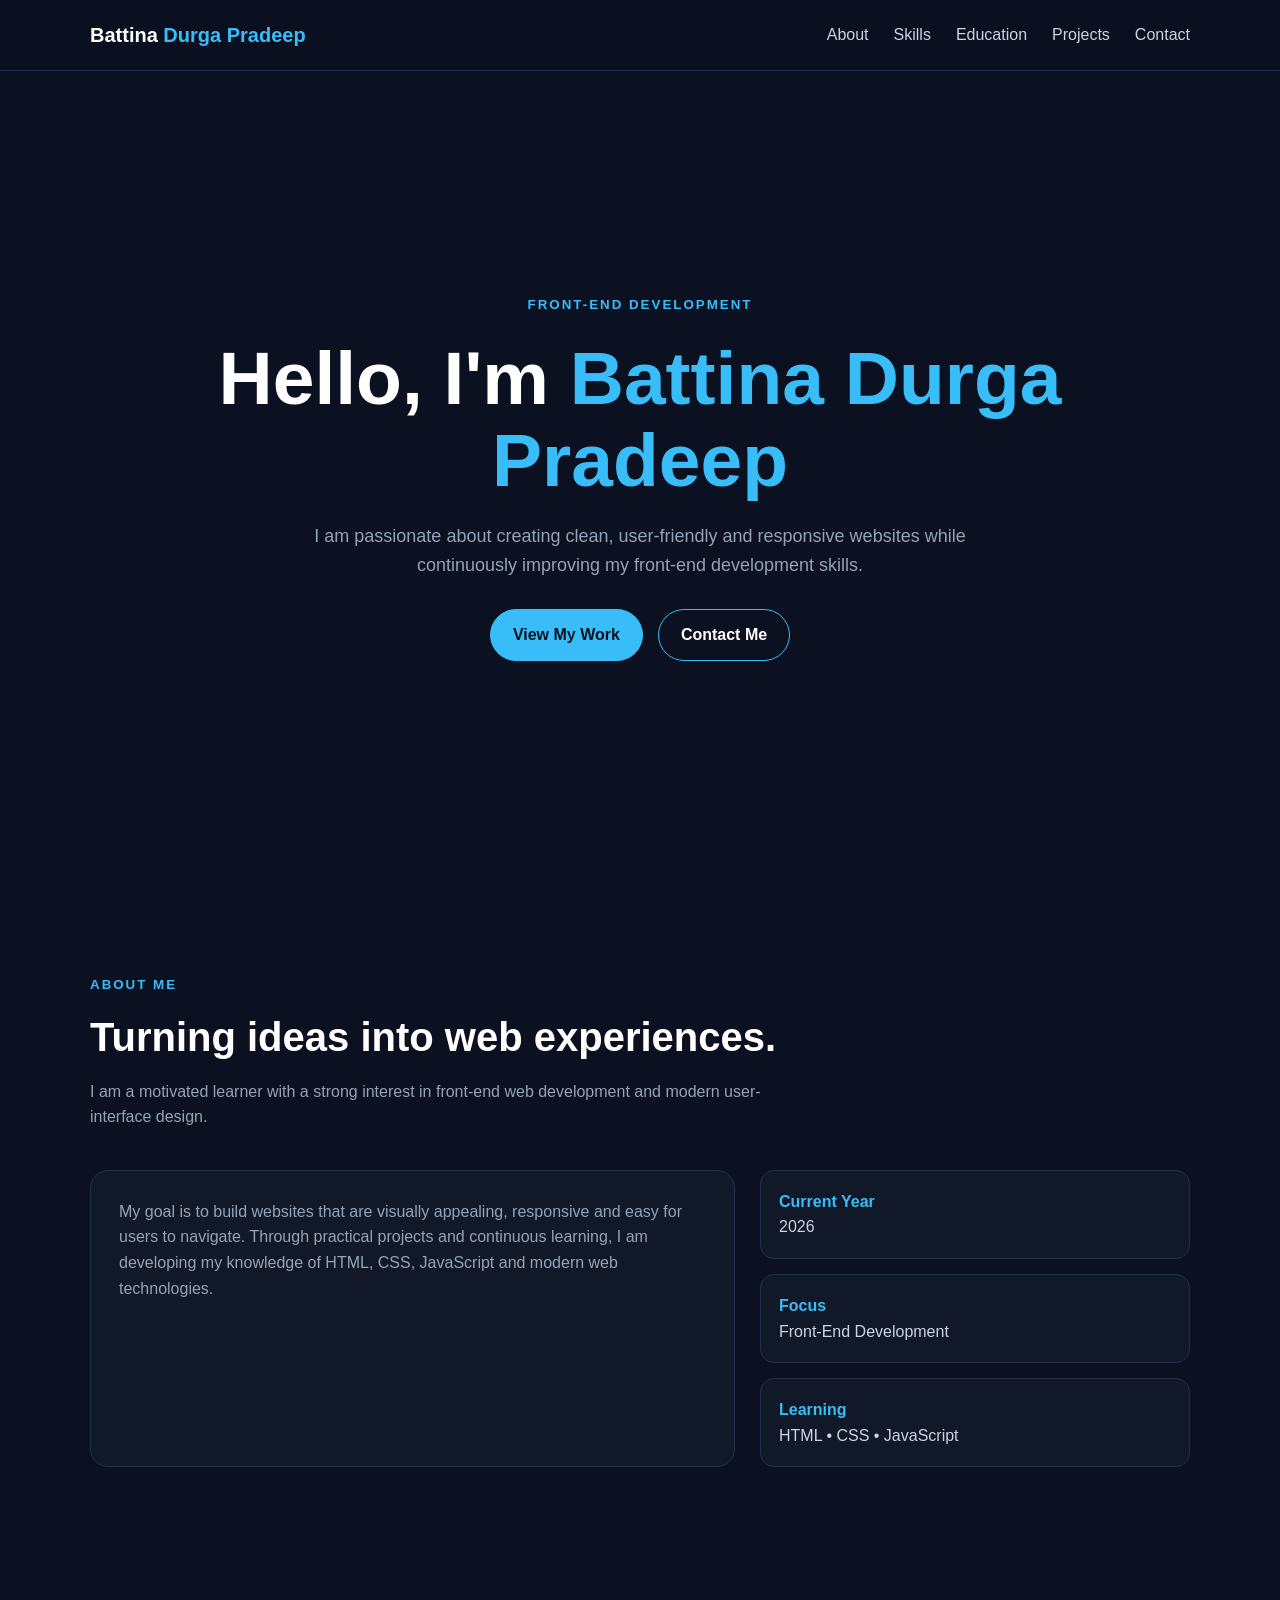
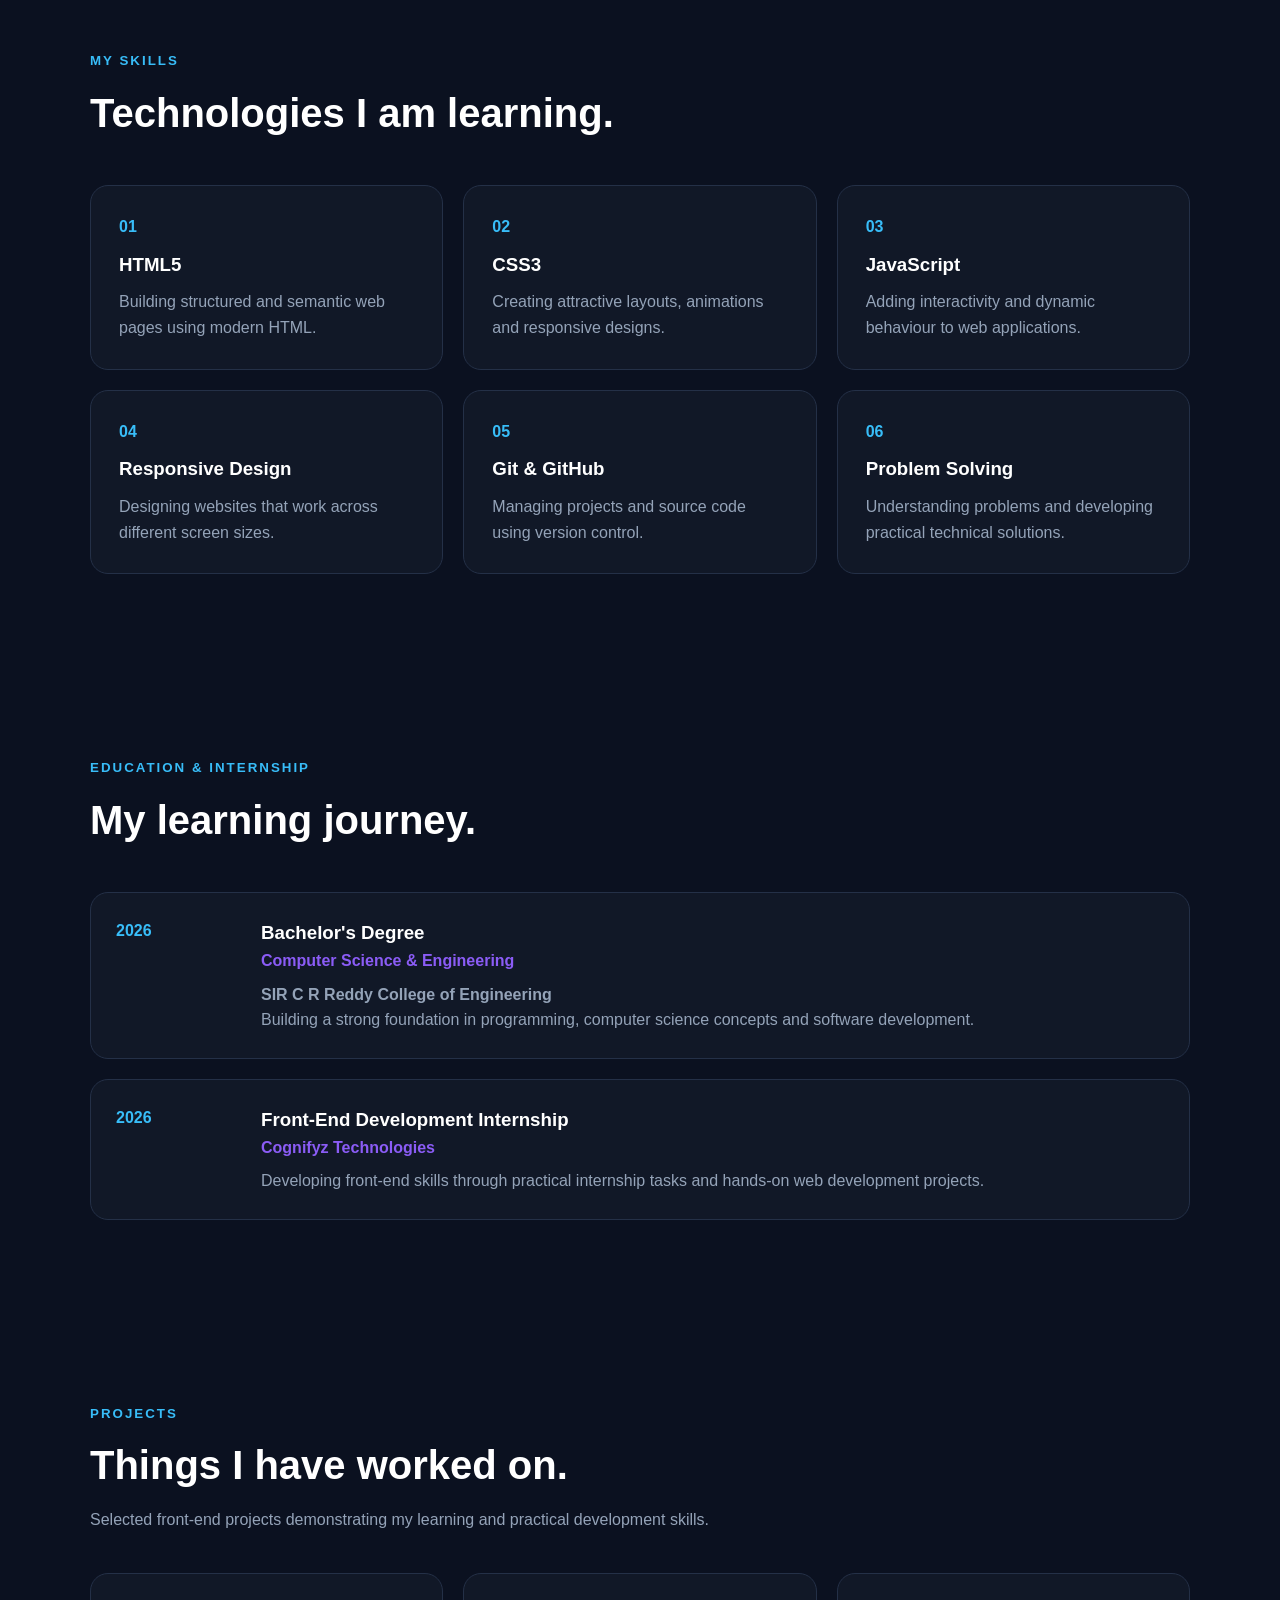
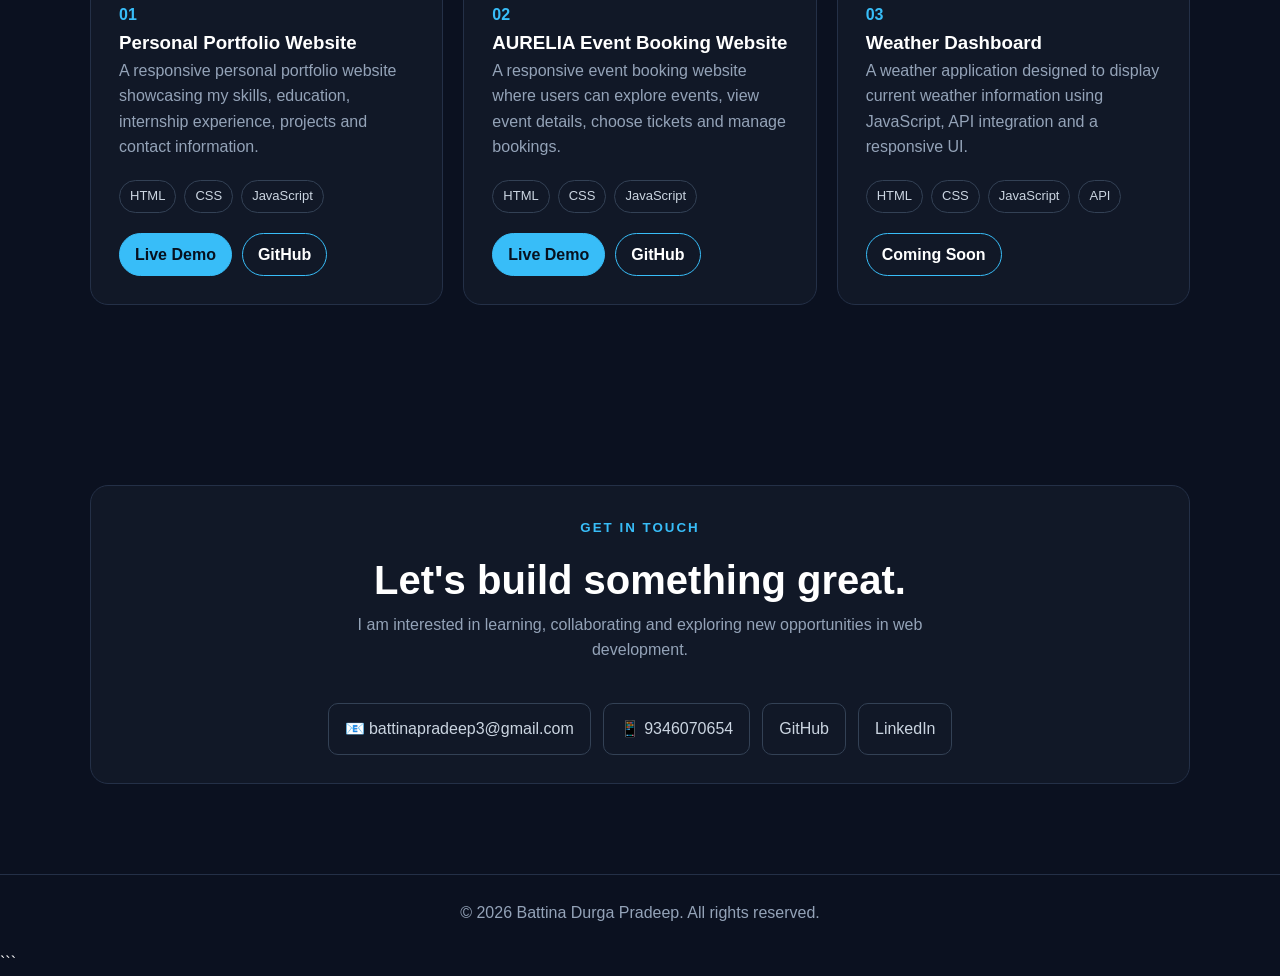
<file: Level1-Task1-Basic-Html-Page/index.html>
<!DOCTYPE html>
<html lang="en">
<head>
  <meta charset="UTF-8">
  <meta name="viewport" content="width=device-width, initial-scale=1.0">

  <title>Battina Durga Pradeep | Front-End Developer</title>

  <style>
    * {
      margin: 0;
      padding: 0;
      box-sizing: border-box;
      scroll-behavior: smooth;
    }

    body {
      font-family: Arial, sans-serif;
      background: #0b1120;
      color: white;
      line-height: 1.6;
    }

    a {
      text-decoration: none;
      color: inherit;
    }

    .container {
      width: 90%;
      max-width: 1100px;
      margin: auto;
    }

    /* ================= NAVBAR ================= */

    header {
      position: sticky;
      top: 0;
      z-index: 1000;
      background: rgba(11, 17, 32, 0.95);
      border-bottom: 1px solid #243047;
    }

    nav {
      min-height: 70px;
      display: flex;
      justify-content: space-between;
      align-items: center;
      position: relative;
    }

    .logo {
      font-size: 20px;
      font-weight: bold;
    }

    .logo span {
      color: #38bdf8;
    }

    .nav-links {
      display: flex;
      gap: 25px;
      list-style: none;
    }

    .nav-links a {
      color: #cbd5e1;
      transition: 0.3s;
    }

    .nav-links a:hover {
      color: #38bdf8;
    }

    .menu-btn {
      display: none;
      background: transparent;
      border: 1px solid #334155;
      color: white;
      font-size: 22px;
      padding: 6px 10px;
      border-radius: 8px;
      cursor: pointer;
    }

    /* ================= HERO ================= */
    .hero {
      min-height: 90vh;
      display: flex;
      align-items: center;
      text-align: center;
    }
    .hero-content {
      width: 100%;
    }
    .hero small {
      color: #38bdf8;
      letter-spacing: 2px;
      text-transform: uppercase;
      font-weight: bold;
    }
    .hero h1 {
      font-size: clamp(40px, 7vw, 75px);
      margin: 20px 0;
      line-height: 1.1;
    }
    .hero h1 span {
      color: #38bdf8;
    }
    .hero p {
      max-width: 700px;
      margin: auto;
      color: #94a3b8;
      font-size: 18px;
    }
    .buttons {
      margin-top: 30px;
      display: flex;
      justify-content: center;
      gap: 15px;
      flex-wrap: wrap;
    }
    .btn {
      display: inline-block;
      padding: 12px 22px;
      border-radius: 30px;
      border: 1px solid #38bdf8;
      transition: 0.3s;
      font-weight: bold;
    }
    .btn-primary {
      background: #38bdf8;
      color: #07111f;
    }
    .btn-secondary {
      color: white;
    }
    .btn:hover {
      transform: translateY(-3px);
    }

    /* ================= SECTIONS ================= */

    section {
      padding: 90px 0;
    }

    .section-title {
      margin-bottom: 40px;
    }

    .section-title small {
      color: #38bdf8;
      text-transform: uppercase;
      letter-spacing: 2px;
      font-weight: bold;
    }

    .section-title h2 {
      font-size: 40px;
      margin-top: 8px;
    }

    .section-title p {
      color: #94a3b8;
      max-width: 700px;
      margin-top: 10px;
    }

    /* ================= CARDS ================= */

    .card {
      background: #111827;
      border: 1px solid #243047;
      border-radius: 18px;
      padding: 28px;
      transition: 0.3s;
    }

    .card:hover {
      transform: translateY(-5px);
      border-color: #38bdf8;
    }

    /* ================= ABOUT ================= */

    .about-grid {
      display: grid;
      grid-template-columns: 1.5fr 1fr;
      gap: 25px;
    }

    .about-grid p {
      color: #94a3b8;
    }

    .facts {
      display: grid;
      gap: 15px;
    }

    .fact {
      background: #111827;
      padding: 18px;
      border-radius: 14px;
      border: 1px solid #243047;
    }

    .fact strong {
      display: block;
      color: #38bdf8;
    }

    .fact span {
      color: #cbd5e1;
    }

    /* ================= SKILLS ================= */

    .skills-grid {
      display: grid;
      grid-template-columns: repeat(3, 1fr);
      gap: 20px;
    }

    .skill-card h3 {
      margin: 10px 0;
    }

    .skill-card p {
      color: #94a3b8;
    }

    .number {
      color: #38bdf8;
      font-weight: bold;
    }

    /* ================= EDUCATION ================= */

    .education-list {
      display: grid;
      gap: 20px;
    }

    .timeline {
      display: grid;
      grid-template-columns: 120px 1fr;
      gap: 25px;
      background: #111827;
      border: 1px solid #243047;
      border-radius: 18px;
      padding: 25px;
    }

    .year {
      color: #38bdf8;
      font-weight: bold;
    }

    .timeline h4 {
      color: #8b5cf6;
      margin-bottom: 8px;
    }

    .timeline p {
      color: #94a3b8;
    }

    /* ================= PROJECTS ================= */

    .projects-grid {
      display: grid;
      grid-template-columns: repeat(3, 1fr);
      gap: 20px;
    }

    .project-card {
      min-height: 300px;
      display: flex;
      flex-direction: column;
    }

    .project-card p {
      color: #94a3b8;
    }

    .tags {
      margin-top: auto;
      padding-top: 20px;
      display: flex;
      gap: 8px;
      flex-wrap: wrap;
    }

    .tag {
      border: 1px solid #334155;
      padding: 5px 10px;
      border-radius: 20px;
      font-size: 13px;
      color: #cbd5e1;
    }

    .project-buttons {
      margin-top: 20px;
      display: flex;
      gap: 10px;
      flex-wrap: wrap;
    }

    .project-buttons .btn {
      padding: 8px 15px;
    }

    /* ================= CONTACT ================= */

    .contact-box {
      text-align: center;
    }

    .contact-box p {
      color: #94a3b8;
      max-width: 650px;
      margin: auto;
    }

    .contact-details {
      margin-top: 30px;
      display: flex;
      justify-content: center;
      gap: 12px;
      flex-wrap: wrap;
    }

    .contact-item {
      padding: 12px 16px;
      border: 1px solid #334155;
      border-radius: 10px;
      color: #cbd5e1;
      transition: 0.3s;
    }

    .contact-item:hover {
      color: #38bdf8;
      border-color: #38bdf8;
    }

    /* ================= FOOTER ================= */

    footer {
      text-align: center;
      padding: 25px;
      border-top: 1px solid #243047;
      color: #94a3b8;
    }

    /* ================= MOBILE ================= */

    @media (max-width: 800px) {

      .menu-btn {
        display: block;
      }

      .nav-links {
        display: none;
        position: absolute;
        top: 70px;
        left: 0;
        width: 100%;
        background: #0b1120;
        flex-direction: column;
        text-align: center;
        padding: 20px;
        gap: 15px;
        border-bottom: 1px solid #243047;
      }

      .nav-links.active {
        display: flex;
      }

      .about-grid,
      .skills-grid,
      .projects-grid {
        grid-template-columns: 1fr;
      }

      .timeline {
        grid-template-columns: 1fr;
        gap: 5px;
      }

      .section-title h2 {
        font-size: 32px;
      }

      section {
        padding: 70px 0;
      }

      .hero h1 {
        font-size: 42px;
      }

      .hero p {
        font-size: 16px;
      }
    }
  </style>
</head>

<body>

  <!-- ================= NAVBAR ================= -->

  <header>
    <div class="container">
      <nav>

        <a href="#home" class="logo">
          Battina <span>Durga Pradeep</span>
        </a>

        <button
          class="menu-btn"
          onclick="toggleMenu()"
          aria-label="Open navigation menu"
        >
          ☰
        </button>

        <ul class="nav-links" id="navLinks">
          <li><a href="#about" onclick="closeMenu()">About</a></li>
          <li><a href="#skills" onclick="closeMenu()">Skills</a></li>
          <li><a href="#education" onclick="closeMenu()">Education</a></li>
          <li><a href="#projects" onclick="closeMenu()">Projects</a></li>
          <li><a href="#contact" onclick="closeMenu()">Contact</a></li>
        </ul>

      </nav>
    </div>
  </header>


  <!-- ================= HERO ================= -->

  <section class="hero" id="home">

    <div class="container hero-content">

      <small>Front-End Development</small>

      <h1>
        Hello, I'm
        <span>Battina Durga Pradeep</span>
      </h1>

      <p>
        I am passionate about creating clean, user-friendly and responsive
        websites while continuously improving my front-end development skills.
      </p>

      <div class="buttons">

        <a href="#projects" class="btn btn-primary">
          View My Work
        </a>

        <a href="#contact" class="btn btn-secondary">
          Contact Me
        </a>

      </div>

    </div>

  </section>


  <!-- ================= ABOUT ================= -->

  <section id="about">

    <div class="container">

      <div class="section-title">

        <small>About Me</small>

        <h2>Turning ideas into web experiences.</h2>

        <p>
          I am a motivated learner with a strong interest in front-end
          web development and modern user-interface design.
        </p>

      </div>

      <div class="about-grid">

        <div class="card">

          <p>
            My goal is to build websites that are visually appealing,
            responsive and easy for users to navigate. Through practical
            projects and continuous learning, I am developing my knowledge
            of HTML, CSS, JavaScript and modern web technologies.
          </p>

        </div>

        <div class="facts">

          <div class="fact">
            <strong>Current Year</strong>
            <span>2026</span>
          </div>

          <div class="fact">
            <strong>Focus</strong>
            <span>Front-End Development</span>
          </div>

          <div class="fact">
            <strong>Learning</strong>
            <span>HTML • CSS • JavaScript</span>
          </div>

        </div>

      </div>

    </div>

  </section>


  <!-- ================= SKILLS ================= -->

  <section id="skills">

    <div class="container">

      <div class="section-title">

        <small>My Skills</small>

        <h2>Technologies I am learning.</h2>

      </div>

      <div class="skills-grid">

        <div class="card skill-card">
          <span class="number">01</span>
          <h3>HTML5</h3>
          <p>
            Building structured and semantic web pages using modern HTML.
          </p>
        </div>

        <div class="card skill-card">
          <span class="number">02</span>
          <h3>CSS3</h3>
          <p>
            Creating attractive layouts, animations and responsive designs.
          </p>
        </div>

        <div class="card skill-card">
          <span class="number">03</span>
          <h3>JavaScript</h3>
          <p>
            Adding interactivity and dynamic behaviour to web applications.
          </p>
        </div>

        <div class="card skill-card">
          <span class="number">04</span>
          <h3>Responsive Design</h3>
          <p>
            Designing websites that work across different screen sizes.
          </p>
        </div>

        <div class="card skill-card">
          <span class="number">05</span>
          <h3>Git &amp; GitHub</h3>
          <p>
            Managing projects and source code using version control.
          </p>
        </div>

        <div class="card skill-card">
          <span class="number">06</span>
          <h3>Problem Solving</h3>
          <p>
            Understanding problems and developing practical technical solutions.
          </p>
        </div>

      </div>

    </div>

  </section>


  <!-- ================= EDUCATION ================= -->

  <section id="education">

    <div class="container">

      <div class="section-title">

        <small>Education &amp; Internship</small>

        <h2>My learning journey.</h2>

      </div>

      <div class="education-list">

        <!-- COLLEGE -->

        <div class="timeline">

          <div class="year">
            2026
          </div>

          <div>

            <h3>Bachelor's Degree</h3>

            <h4>Computer Science &amp; Engineering</h4>

            <p>
              <strong>SIR C R Reddy College of Engineering</strong>
            </p>

            <p>
              Building a strong foundation in programming,
              computer science concepts and software development.
            </p>

          </div>

        </div>


        <!-- COGNIFYZ INTERNSHIP -->

        <div class="timeline">

          <div class="year">
            2026
          </div>

          <div>

            <h3>Front-End Development Internship</h3>

            <h4>Cognifyz Technologies</h4>

            <p>
              Developing front-end skills through practical internship
              tasks and hands-on web development projects.
            </p>

          </div>

        </div>

      </div>

    </div>

  </section>


  <!-- ================= PROJECTS ================= -->

  <section id="projects">

    <div class="container">

      <div class="section-title">

        <small>Projects</small>

        <h2>Things I have worked on.</h2>

        <p>
          Selected front-end projects demonstrating my learning
          and practical development skills.
        </p>

      </div>

      <div class="projects-grid">

        <!-- PROJECT 1 -->

        <div class="card project-card">

          <span class="number">01</span>

          <h3>Personal Portfolio Website</h3>

          <p>
            A responsive personal portfolio website showcasing my skills,
            education, internship experience, projects and contact information.
          </p>

          <div class="tags">
            <span class="tag">HTML</span>
            <span class="tag">CSS</span>
            <span class="tag">JavaScript</span>
          </div>

          <div class="project-buttons">

            <a
              href="https://battinapradeep3-cmd.github.io/Cognifyz-IT-Solutions/"
              target="_blank"
              rel="noopener noreferrer"
              class="btn btn-primary"
            >
              Live Demo
            </a>

            <a
              href="https://github.com/battinapradeep3-cmd/Cognifyz-IT-Solutions"
              target="_blank"
              rel="noopener noreferrer"
              class="btn btn-secondary"
            >
              GitHub
            </a>

          </div>

        </div>


        <!-- PROJECT 2 -->

        <div class="card project-card">

          <span class="number">02</span>

          <h3>AURELIA Event Booking Website</h3>

          <p>
            A responsive event booking website where users can explore
            events, view event details, choose tickets and manage bookings.
          </p>

          <div class="tags">
            <span class="tag">HTML</span>
            <span class="tag">CSS</span>
            <span class="tag">JavaScript</span>
          </div>

          <div class="project-buttons">

            <a
              href="https://battinapradeep3-cmd.github.io/Sysslanintership/"
              target="_blank"
              rel="noopener noreferrer"
              class="btn btn-primary"
            >
              Live Demo
            </a>

            <a
              href="https://github.com/battinapradeep3-cmd/Sysslanintership"
              target="_blank"
              rel="noopener noreferrer"
              class="btn btn-secondary"
            >
              GitHub
            </a>

          </div>

        </div>


        <!-- PROJECT 3 -->

        <div class="card project-card">

          <span class="number">03</span>

          <h3>Weather Dashboard</h3>

          <p>
            A weather application designed to display current weather
            information using JavaScript, API integration and a responsive UI.
          </p>

          <div class="tags">
            <span class="tag">HTML</span>
            <span class="tag">CSS</span>
            <span class="tag">JavaScript</span>
            <span class="tag">API</span>
          </div>

          <div class="project-buttons">

            <a
              href="#"
              class="btn btn-secondary"
              onclick="return false;"
            >
              Coming Soon
            </a>

          </div>

        </div>

      </div>

    </div>

  </section>


  <!-- ================= CONTACT ================= -->

  <section id="contact">

    <div class="container">

      <div class="card contact-box">

        <div class="section-title">

          <small>Get In Touch</small>

          <h2>Let's build something great.</h2>

          <p>
            I am interested in learning, collaborating and exploring
            new opportunities in web development.
          </p>

        </div>

        <div class="contact-details">

          <!-- EMAIL -->

          <a
            class="contact-item"
            href="mailto:battinapradeep3@gmail.com"
          >
            📧 battinapradeep3@gmail.com
          </a>

          <!-- PHONE -->

          <a
            class="contact-item"
            href="tel:9346070654"
          >
            📱 9346070654
          </a>

          <!-- GITHUB -->

          <a
            class="contact-item"
            href="https://github.com/battinapradeep3-cmd"
            target="_blank"
            rel="noopener noreferrer"
          >
            GitHub
          </a>

          <!-- LINKEDIN -->

          <a
            class="contact-item"
            href="https://www.linkedin.com/in/battina-durga-pradeep-1a5ab4367/"
            target="_blank"
            rel="noopener noreferrer"
          >
            LinkedIn
          </a>

        </div>

      </div>

    </div>

  </section>


  <!-- ================= FOOTER ================= -->

  <footer>
    © 2026 Battina Durga Pradeep. All rights reserved.
  </footer>


  <!-- ================= JAVASCRIPT ================= -->

  <script>
    function toggleMenu() {
      const navLinks = document.getElementById("navLinks");
      navLinks.classList.toggle("active");
    }

    function closeMenu() {
      const navLinks = document.getElementById("navLinks");
      navLinks.classList.remove("active");
    }
  </script>

</body>
</html>
```
</file>
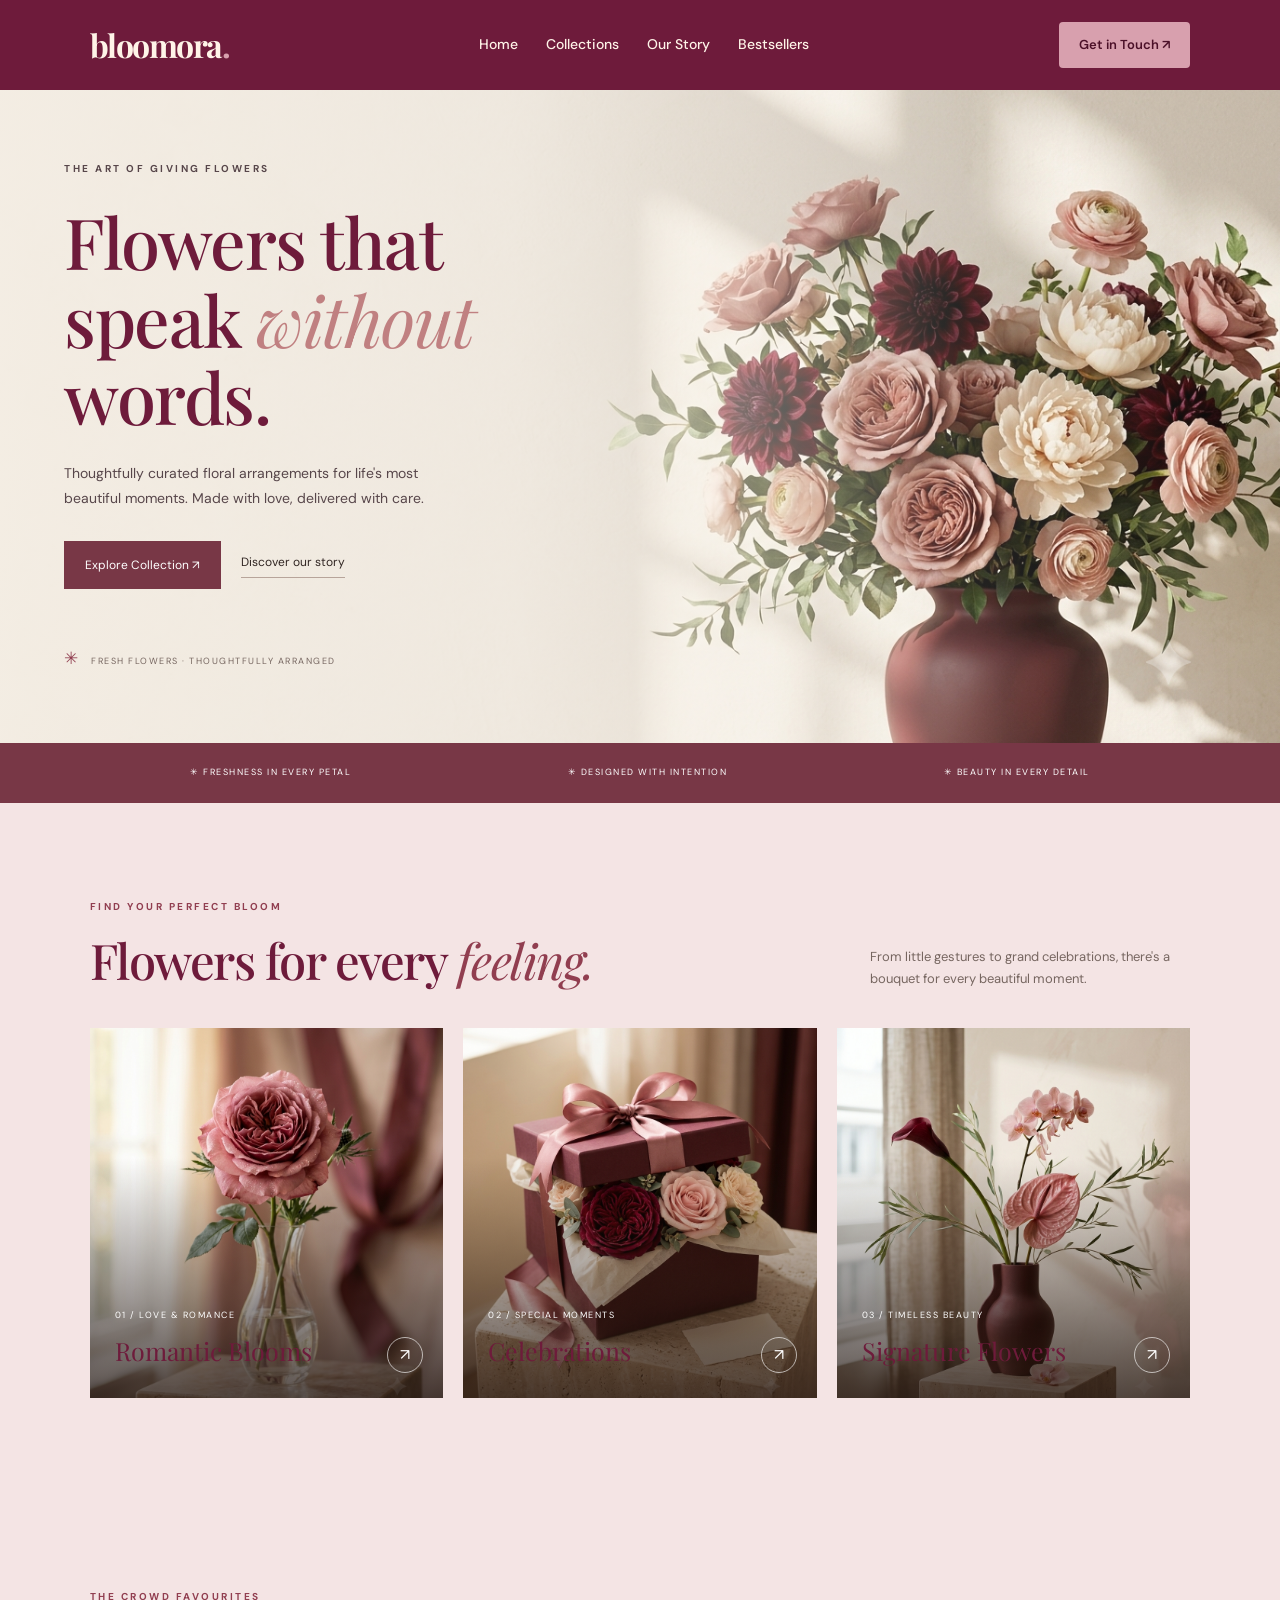
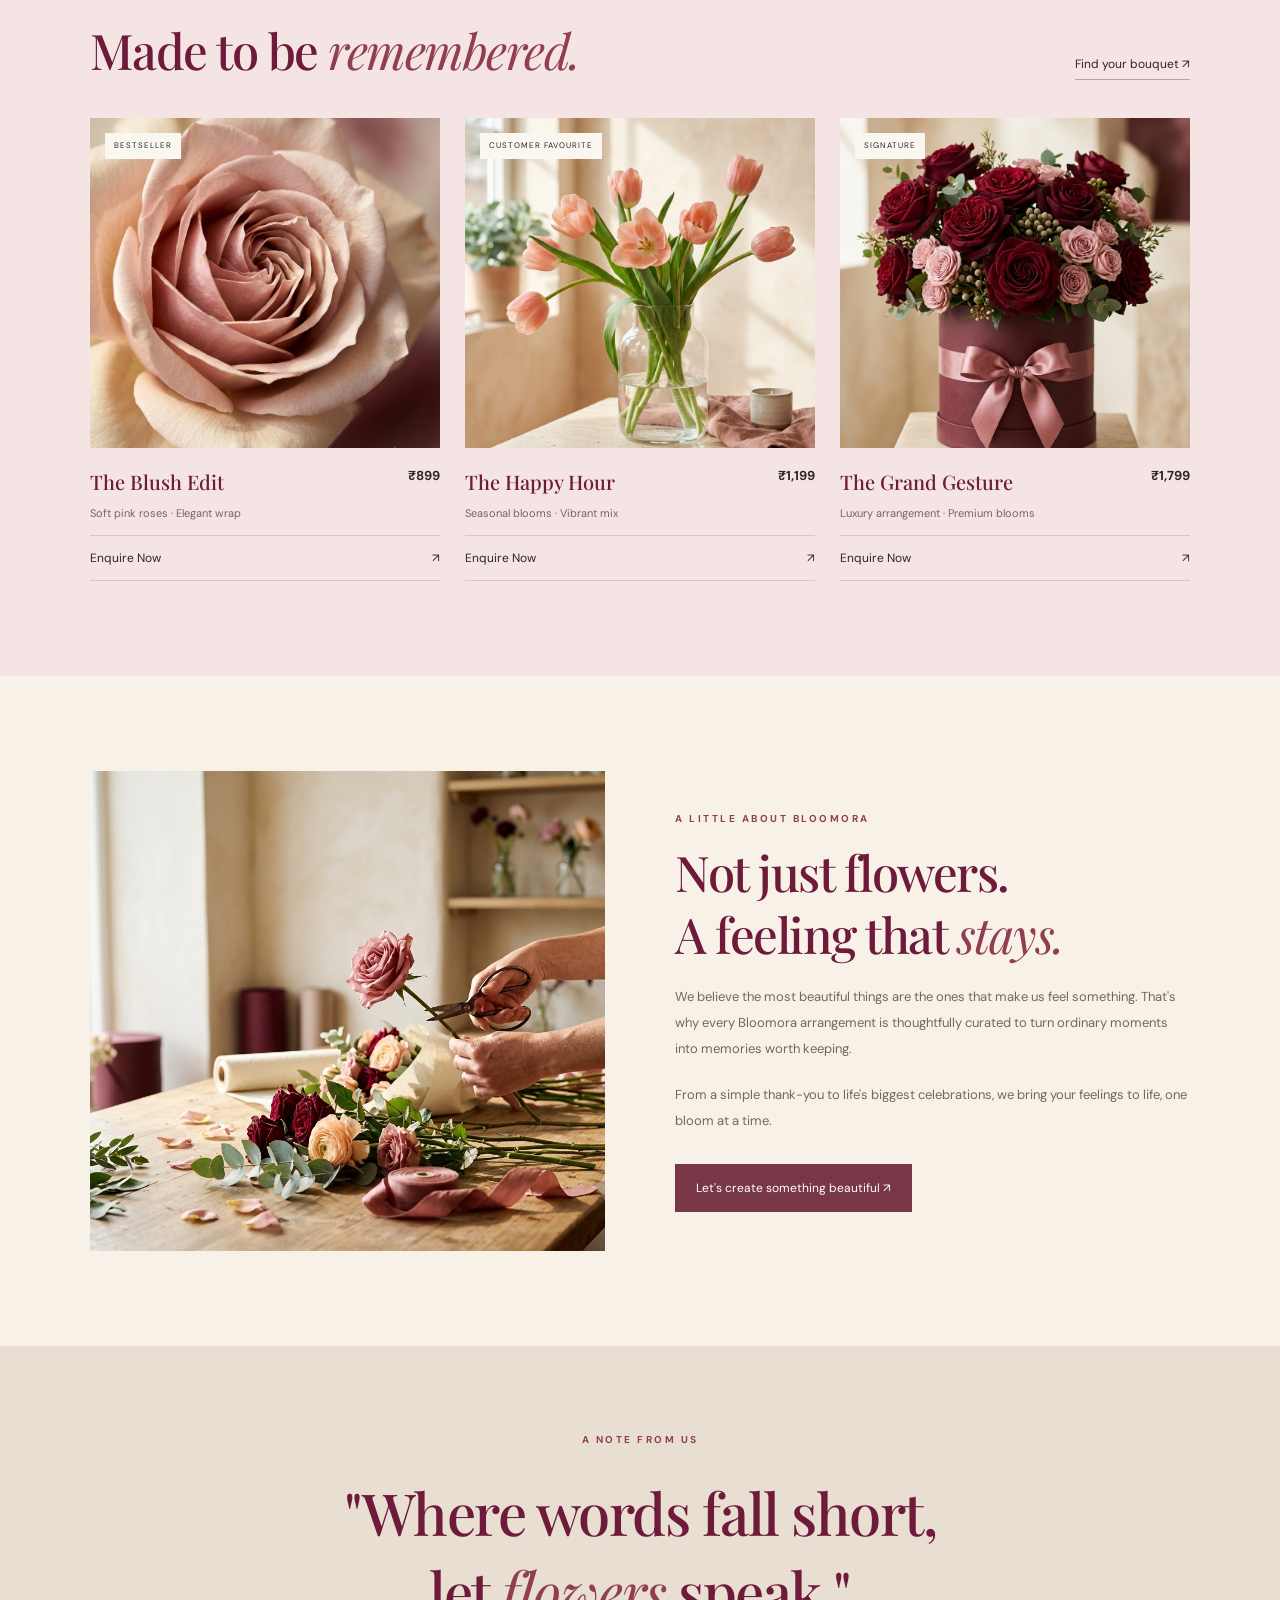
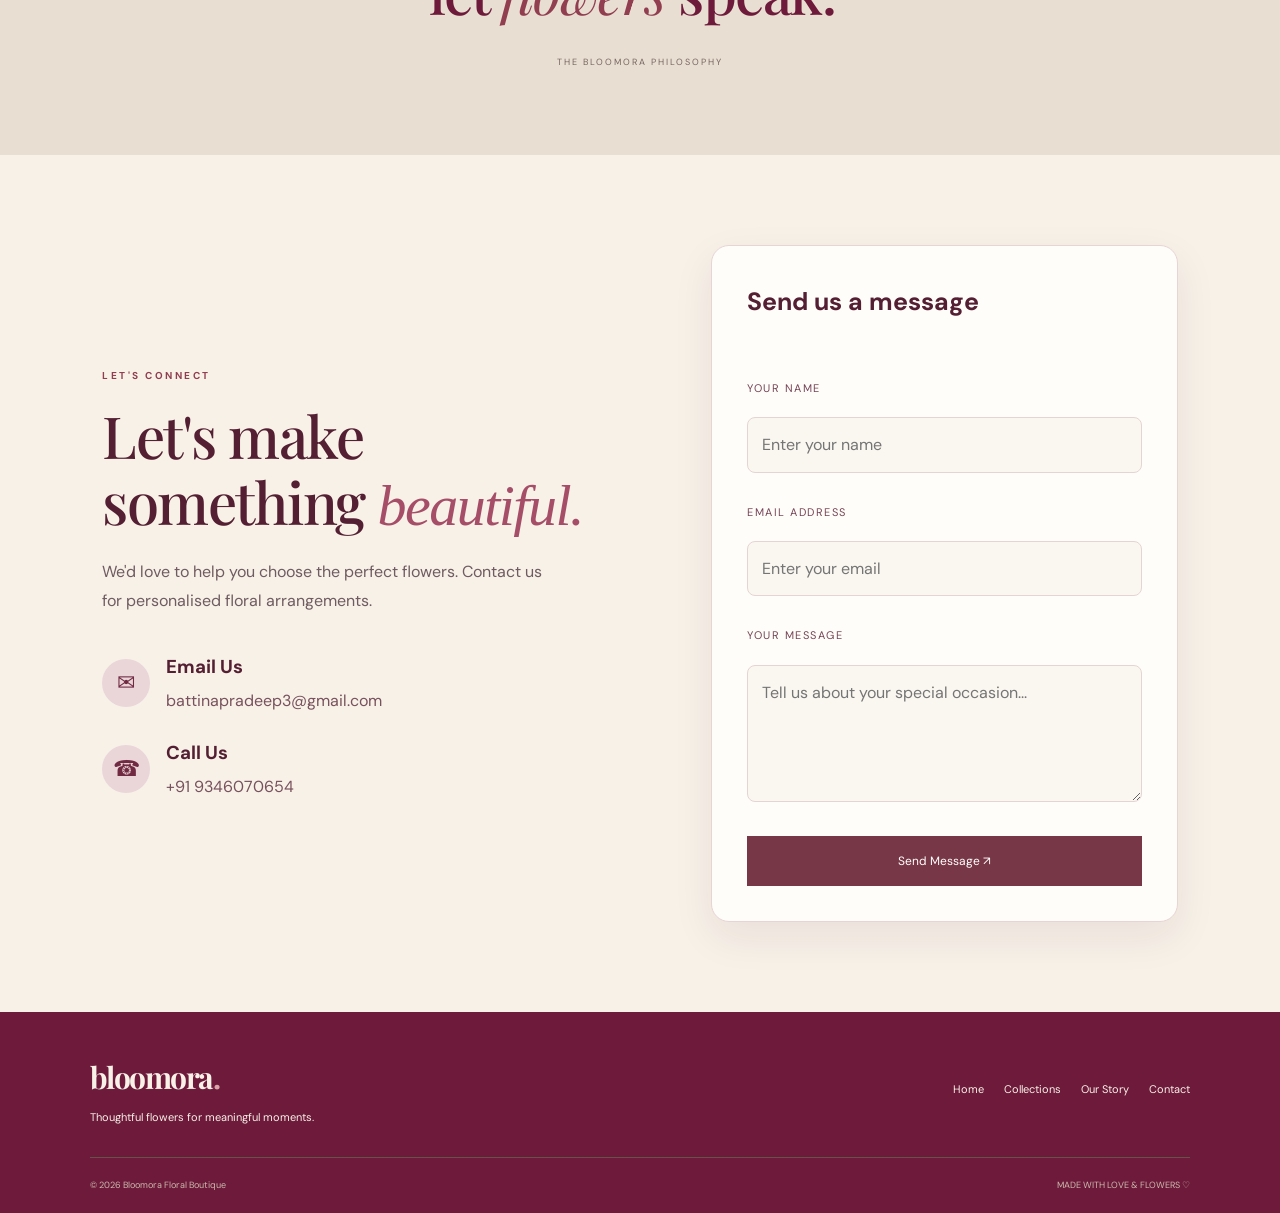
<file: Level2-Task3-ResponsiveDesign/index.html>
<!DOCTYPE html>
<html lang="en">
<head>
    <meta charset="UTF-8">
    <meta name="viewport" content="width=device-width, initial-scale=1.0">

    <title>Bloomora | Luxury Floral Boutique</title>

    <link rel="stylesheet" href="style.css">

    <link href="https://fonts.googleapis.com/css2?family=DM+Sans:wght@400;500;600;700&family=Playfair+Display:wght@400;500;600;700&display=swap" rel="stylesheet">
</head>

<body>

<!-- NAVIGATION -->
<header class="navbar">
    <a href="#home" class="logo">bloomora<span>.</span></a>

    <nav>
        <a href="#home">Home</a>
        <a href="#collections">Collections</a>
        <a href="#about">Our Story</a>
        <a href="#bestsellers">Bestsellers</a>
    </nav>

    <a href="#contact" class="nav-button">Get in Touch ↗</a>
</header>


<!-- HERO SECTION -->
<section class="hero" id="home">

    <div class="hero-content">

        <p class="eyebrow">THE ART OF GIVING FLOWERS</p>

        <h1>Flowers that<br>
            speak <em>without</em><br>
            words.
        </h1>

        <p class="hero-description">
            Thoughtfully curated floral arrangements for life's
            most beautiful moments. Made with love, delivered with care.
        </p>

        <div class="hero-buttons">
            <a href="#collections" class="primary-button">
                Explore Collection ↗
            </a>

            <a href="#about" class="text-button">
                Discover our story
            </a>
        </div>

        <div class="hero-note">
            <span>✳</span>
            FRESH FLOWERS · THOUGHTFULLY ARRANGED
        </div>

    </div>

    <div class="hero-visual">

        <img
            src="images/hero.jpg"
            alt="Elegant floral bouquet">

        <div class="image-label">
            <span>01 / SIGNATURE COLLECTION</span>
            <span>Made with love ♡</span>
        </div>

        <div class="floating-note">
            <span>✿</span>
            <p>Every flower<br>has a story.</p>
        </div>

    </div>

</section>


<!-- BRAND STRIP -->
<div class="brand-strip">
    <span>✳ FRESHNESS IN EVERY PETAL</span>
    <span>✳ DESIGNED WITH INTENTION</span>
    <span>✳ BEAUTY IN EVERY DETAIL</span>
</div>


<!-- COLLECTIONS -->
<section class="collections section" id="collections">

    <div class="section-heading">
        <div>
            <p class="eyebrow">FIND YOUR PERFECT BLOOM</p>
            <h2>Flowers for every <em>feeling.</em></h2>
        </div>

        <p class="section-intro">
            From little gestures to grand celebrations,
            there's a bouquet for every beautiful moment.
        </p>
    </div>

    <div class="collection-grid">

        <a href="#bestsellers" class="collection-card">
            <img src="images/romantic-blooms.jpg" alt="Romantic Blooms">

            <div class="collection-overlay">
                <span>01 / LOVE & ROMANCE</span>
                <h3>Romantic Blooms</h3>
                <span class="round-arrow">↗</span>
            </div>
        </a>

        <a href="#bestsellers" class="collection-card">
            <img src="images/celebration-flowers.jpg" alt="Celebration Flowers">

            <div class="collection-overlay">
                <span>02 / SPECIAL MOMENTS</span>
                <h3>Celebrations</h3>
                <span class="round-arrow">↗</span>
            </div>
        </a>

        <a href="#bestsellers" class="collection-card">
            <img src="images/signature-flowers.jpg" alt="Signature Flowers">

            <div class="collection-overlay">
                <span>03 / TIMELESS BEAUTY</span>
                <h3>Signature Flowers</h3>
                <span class="round-arrow">↗</span>
            </div>
        </a>

    </div>

</section>


<!-- BESTSELLERS -->
<section class="bestsellers section" id="bestsellers">

    <div class="section-heading">
        <div>
            <p class="eyebrow">THE CROWD FAVOURITES</p>
            <h2>Made to be <em>remembered.</em></h2>
        </div>

        <a href="#contact" class="text-button">
            Find your bouquet ↗
        </a>
    </div>

    <div class="product-grid">

        <article class="product-card">

            <div class="product-image">
                <span class="badge">BESTSELLER</span>

                <img src="images/blush-edit.jpg" alt="The Blush Edit">
            </div>

            <div class="product-info">
                <div>
                    <h3>The Blush Edit</h3>
                    <p>Soft pink roses · Elegant wrap</p>
                </div>
                <strong>₹899</strong>
            </div>

            <a href="#contact" class="product-link">
                Enquire Now <span>↗</span>
            </a>

        </article>


        <article class="product-card">

            <div class="product-image">
                <span class="badge">CUSTOMER FAVOURITE</span>

                <img src="images/happy-hour.jpg" alt="The Happy Hour">
            </div>

            <div class="product-info">
                <div>
                    <h3>The Happy Hour</h3>
                    <p>Seasonal blooms · Vibrant mix</p>
                </div>
                <strong>₹1,199</strong>
            </div>

            <a href="#contact" class="product-link">
                Enquire Now <span>↗</span>
            </a>

        </article>


        <article class="product-card">

            <div class="product-image">
                <span class="badge">SIGNATURE</span>

                <img src="images/grand-gesture.jpg" alt="The Grand Gesture">
            </div>

            <div class="product-info">
                <div>
                    <h3>The Grand Gesture</h3>
                    <p>Luxury arrangement · Premium blooms</p>
                </div>
                <strong>₹1,799</strong>
            </div>

            <a href="#contact" class="product-link">
                Enquire Now <span>↗</span>
            </a>

        </article>

    </div>

</section>


<!-- STORY SECTION -->
<section class="story section" id="about">

    <div class="story-image">
    <img src="images/bloomora-story.jpg" alt="Bloomora florist arranging flowers">
    </div>

    <div class="story-content">

        <p class="eyebrow">A LITTLE ABOUT BLOOMORA</p>

        <h2>Not just flowers.<br>A feeling that <em>stays.</em></h2>

        <p>
            We believe the most beautiful things are the ones
            that make us feel something. That's why every Bloomora
            arrangement is thoughtfully curated to turn ordinary
            moments into memories worth keeping.
        </p>

        <p>
            From a simple thank-you to life's biggest celebrations,
            we bring your feelings to life, one bloom at a time.
        </p>

        <a href="#contact" class="primary-button">
            Let's create something beautiful ↗
        </a>

    </div>

</section>


<!-- QUOTE -->
<section class="quote-section">
    <p class="eyebrow">A NOTE FROM US</p>

    <h2>
        "Where words fall short,<br>
        let <em>flowers</em> speak."
    </h2>

    <p>THE BLOOMORA PHILOSOPHY</p>
</section>

<!-- CONTACT SECTION -->
<section class="contact section" id="contact">

    <div class="contact-content">
        <p class="eyebrow">LET'S CONNECT</p>

        <h2>
            Let's make<br>
            something <em>beautiful.</em>
        </h2>

        <p>
            
            We'd love to help you choose the perfect flowers.
            Contact us for personalised floral arrangements.
        </p>

        <div class="contact-details">

            <div class="contact-item">
                <span class="contact-icon">✉</span>
                <div>
                    <h3>Email Us</h3>
                    <a href="mailto: battinapradeep3@gmail.com">
                        battinapradeep3@gmail.com
                    </a>
                </div>
            </div>

            <div class="contact-item">
                <span class="contact-icon">☎</span>
                <div>
                    <h3>Call Us</h3>
                    <a href="tel:+919346070654">
                        +91 9346070654
                    </a>
                </div>
            </div>

        </div>
    </div>

    <form class="contact-form"
          onsubmit="event.preventDefault(); alert('Thank you for contacting Bloomora! This is a demo form.');">

        <h3>Send us a message</h3>

        <label for="contact-name">YOUR NAME</label>
        <input
            type="text"
            id="contact-name"
            name="name"
            placeholder="Enter your name"
            required>

        <label for="contact-email">EMAIL ADDRESS</label>
        <input
            type="email"
            id="contact-email"
            name="email"
            placeholder="Enter your email"
            required>

        <label for="contact-message">YOUR MESSAGE</label>
        <textarea
            id="contact-message"
            name="message"
            rows="4"
            placeholder="Tell us about your special occasion..."
            required></textarea>

        <button type="submit" class="primary-button">
            Send Message ↗
        </button>

    </form>

</section>


<!-- FOOTER -->
<footer>

    <div class="footer-top">
        <div>
            <a href="#home" class="footer-logo">bloomora<span>.</span></a>
            <p>Thoughtful flowers for meaningful moments.</p>
        </div>

        <div class="footer-links">
            <a href="#home">Home</a>
            <a href="#collections">Collections</a>
            <a href="#about">Our Story</a>
            <a href="#contact">Contact</a>
        </div>
    </div>

    <div class="footer-bottom">
        <span>© 2026 Bloomora Floral Boutique</span>
        <span>MADE WITH LOVE & FLOWERS ♡</span>
    </div>

</footer>

</body>
            </html>
</file>
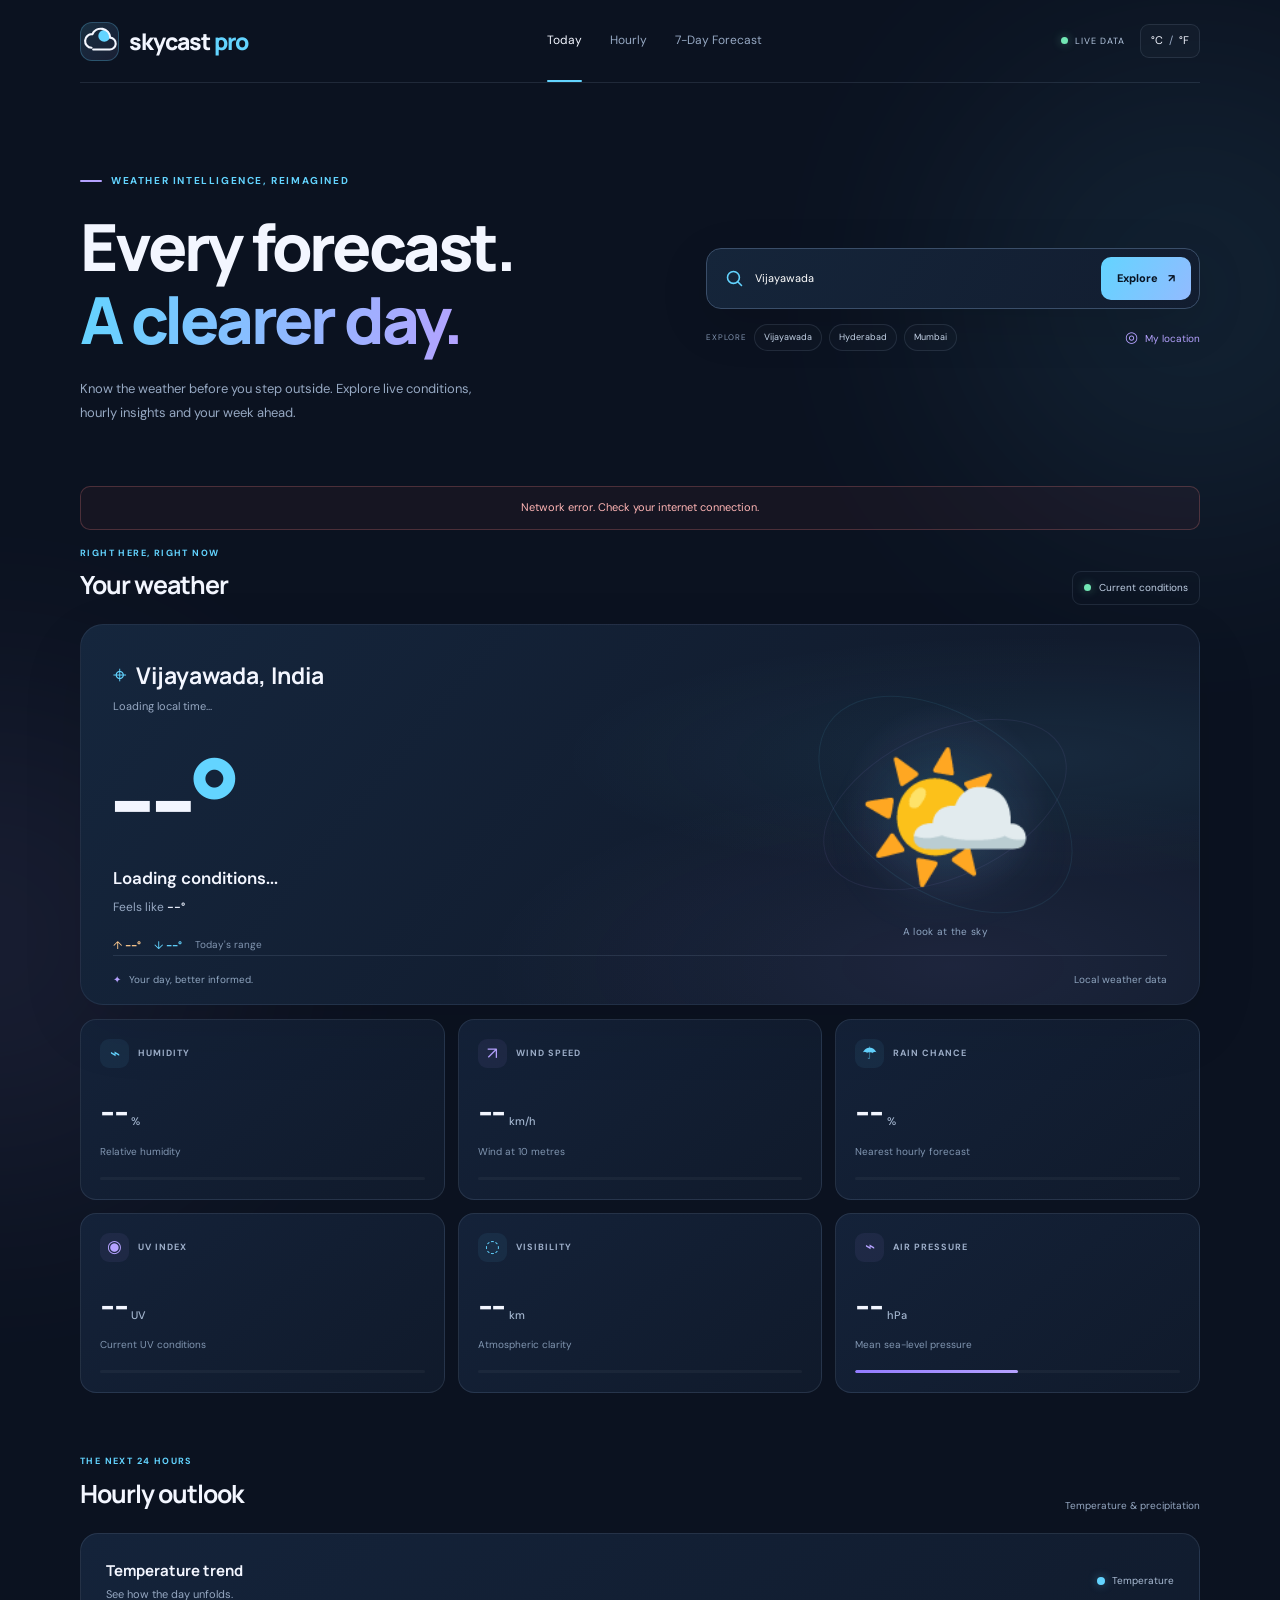
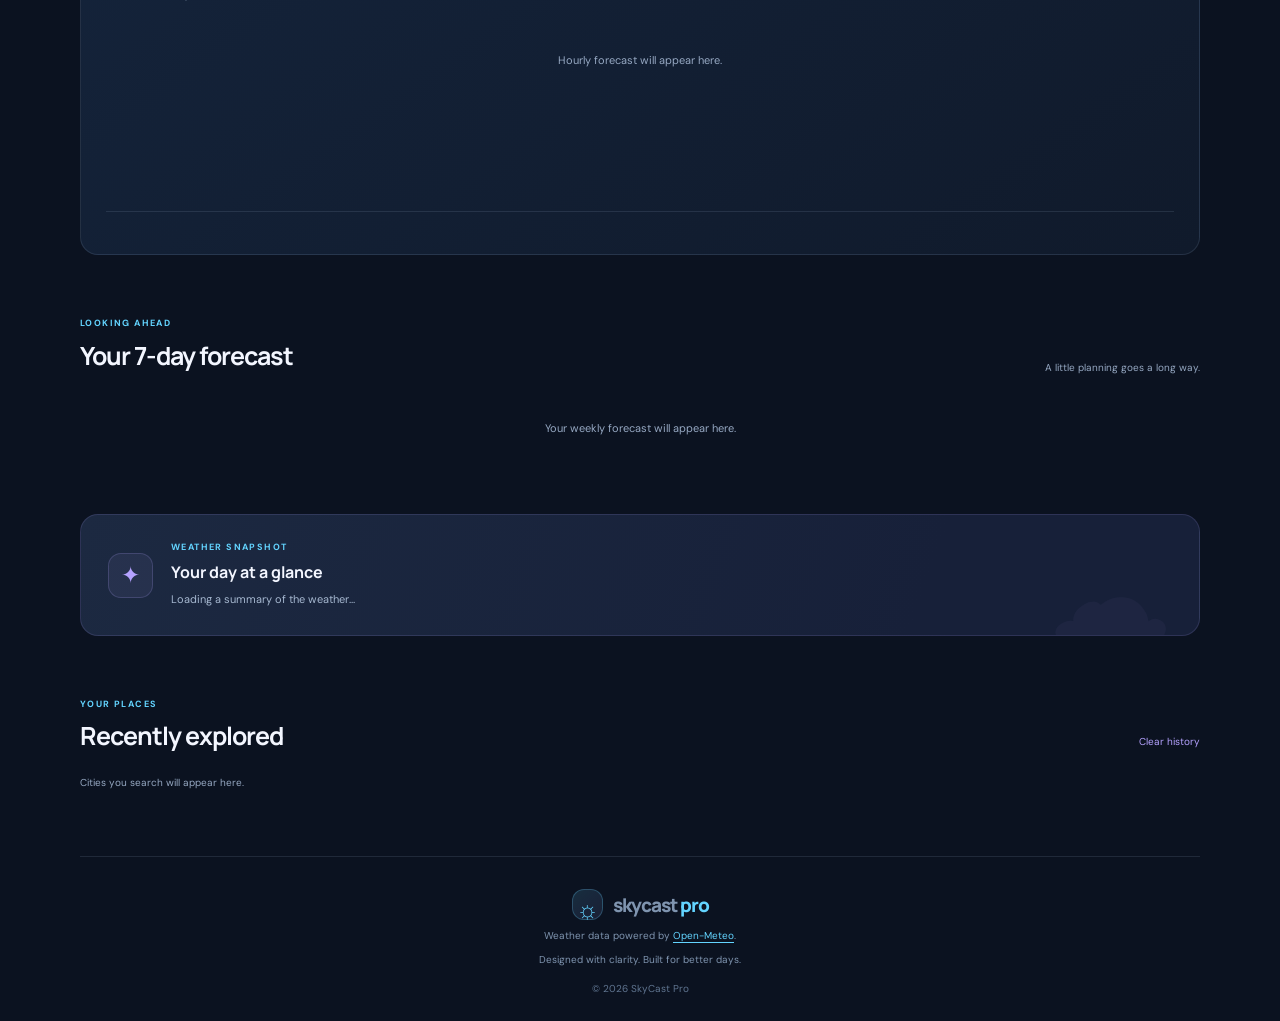
<file: Level3-Task5-API-Integration/index.html>
<!DOCTYPE html>
<html lang="en">
<head>
  <meta charset="UTF-8">
  <meta name="viewport" content="width=device-width, initial-scale=1.0">
  <meta name="theme-color" content="#0B1220">
  <meta name="description" content="SkyCast Pro provides live weather, hourly insights and a 7-day forecast for cities worldwide.">

  <title>SkyCast Pro | Weather Intelligence</title>

  <link rel="preconnect" href="https://fonts.googleapis.com">
  <link rel="preconnect" href="https://fonts.gstatic.com" crossorigin>
  <link href="https://fonts.googleapis.com/css2?family=DM+Sans:wght@400;500;600;700&family=Manrope:wght@400;500;600;700;800&display=swap" rel="stylesheet">
 
  <link rel="stylesheet" href="style.css">
  <script src="script.js" defer></script>
</head>

<body>
  <div class="ambient ambient-one"></div>
  <div class="ambient ambient-two"></div>

  <div class="app-shell">
    <header class="topbar">
      <a class="brand" href="#" aria-label="SkyCast Pro home">
        <span class="brand-mark">
          <svg viewBox="0 0 40 40" fill="none" aria-hidden="true">
            <circle cx="25" cy="14" r="7" fill="#63D4FF"/>
            <path d="M10 28a8 8 0 0 1 1-16 11 11 0 0 1 21 4 7 7 0 0 1-1 14H12" stroke="#F4F7FF" stroke-width="2.5" stroke-linecap="round"/>
          </svg>
        </span>
        <span>skycast<span class="brand-pro"> pro</span></span>
      </a>

      <nav class="main-nav" aria-label="Main navigation">
        <a href="#today" class="nav-link active">Today</a>
        <a href="#hourly" class="nav-link">Hourly</a>
        <a href="#forecast" class="nav-link">7-Day Forecast</a>
      </nav>

      <div class="top-actions">
        <span class="live-label"><span class="live-dot"></span> LIVE DATA</span>
        <button id="unitToggle" class="unit-toggle" type="button" aria-label="Switch temperature unit">°C <span>/</span> °F</button>
      </div>
    </header>

    <main>
      <section class="hero">
        <div class="hero-copy">
          <div class="eyebrow"><span class="eyebrow-line"></span> WEATHER INTELLIGENCE, REIMAGINED</div>
          <h1>Every forecast.<br><span>A clearer day.</span></h1>
          <p class="hero-description">
            Know the weather before you step outside. Explore live conditions,
            hourly insights and your week ahead.
          </p>
        </div>

        <div class="search-area">
          <form id="searchForm" class="search-form">
            <svg class="search-icon" viewBox="0 0 24 24" fill="none" aria-hidden="true">
              <circle cx="10.8" cy="10.8" r="6.8" stroke="currentColor" stroke-width="1.8"/>
              <path d="m16 16 4 4" stroke="currentColor" stroke-width="1.8" stroke-linecap="round"/>
            </svg>
            <input id="cityInput" type="search" maxlength="100"
              placeholder="Search a city around the world..."
              aria-label="Search for a city" autocomplete="off" required>
            <button id="searchButton" type="submit">Explore <span>↗</span></button>
          </form>

          <div class="search-bottom">
            <div class="popular-cities">
              <span>EXPLORE</span>
              <button class="city-chip" data-city="Vijayawada" type="button">Vijayawada</button>
              <button class="city-chip" data-city="Hyderabad" type="button">Hyderabad</button>
              <button class="city-chip" data-city="Mumbai" type="button">Mumbai</button>
            </div>
            <button id="locationButton" class="location-button" type="button">
              <span>◎</span> My location
            </button>
          </div>

          <div id="suggestions" class="suggestions" hidden></div>
        </div>
      </section>

      <div id="statusMessage" class="status-message" role="status" aria-live="polite"></div>

      <section id="today" class="current-section">
        <div class="section-heading">
          <div>
            <div class="section-kicker">RIGHT HERE, RIGHT NOW</div>
            <h2>Your weather</h2>
          </div>
          <div class="updated-label"><span class="live-dot"></span> Current conditions</div>
        </div>

        <article class="current-card">
          <div class="current-main">
            <div class="current-details">
              <div class="location-line">
                <span class="location-pin">⌖</span>
                <h3 id="locationName">Vijayawada, India</h3>
              </div>
              <p id="localTime" class="local-time">Loading local time...</p>
              <div class="current-temperature">
                <span id="temperature">--</span><span class="temp-degree">°</span>
              </div>
              <h4 id="conditionText" class="condition-text">Loading conditions...</h4>
              <p class="feels-line">Feels like <strong id="feelsLike">--°</strong></p>
              <div class="high-low">
                <span>↑ <b id="todayHigh">--°</b></span>
                <span>↓ <b id="todayLow">--°</b></span>
                <span class="high-low-label">Today's range</span>
              </div>
            </div>

            <div class="weather-visual">
              <div class="visual-orbit orbit-one"></div>
              <div class="visual-orbit orbit-two"></div>
              <div id="weatherArt" class="weather-art" aria-hidden="true">🌤️</div>
              <div class="visual-caption" id="visualCaption">A look at the sky</div>
            </div>
          </div>

          <div class="current-footer">
            <span><span class="footer-spark">✦</span> Your day, better informed.</span>
            <span id="weatherTimezone">Local weather data</span>
          </div>
        </article>

        <div class="metrics-grid">
          <article class="metric-card">
            <div class="metric-top">
              <span class="metric-icon cyan">⌁</span>
              <span class="metric-label">HUMIDITY</span>
            </div>
            <div class="metric-value"><span id="humidity">--</span><small>%</small></div>
            <p>Relative humidity</p>
            <div class="metric-track"><span id="humidityBar" style="width:0%"></span></div>
          </article>

          <article class="metric-card">
            <div class="metric-top">
              <span class="metric-icon violet">↗</span>
              <span class="metric-label">WIND SPEED</span>
            </div>
            <div class="metric-value"><span id="windSpeed">--</span><small>km/h</small></div>
            <p id="windDirection">Wind at 10 metres</p>
            <div class="metric-track violet-track"><span id="windBar" style="width:0%"></span></div>
          </article>

          <article class="metric-card">
            <div class="metric-top">
              <span class="metric-icon cyan">☂</span>
              <span class="metric-label">RAIN CHANCE</span>
            </div>
            <div class="metric-value"><span id="rainChance">--</span><small>%</small></div>
            <p>Nearest hourly forecast</p>
            <div class="metric-track"><span id="rainBar" style="width:0%"></span></div>
          </article>

          <article class="metric-card">
            <div class="metric-top">
              <span class="metric-icon violet">◉</span>
              <span class="metric-label">UV INDEX</span>
            </div>
            <div class="metric-value"><span id="uvIndex">--</span><small id="uvLevel">UV</small></div>
            <p id="uvDescription">Current UV conditions</p>
            <div class="metric-track violet-track"><span id="uvBar" style="width:0%"></span></div>
          </article>

          <article class="metric-card">
            <div class="metric-top">
              <span class="metric-icon cyan">◌</span>
              <span class="metric-label">VISIBILITY</span>
            </div>
            <div class="metric-value"><span id="visibility">--</span><small>km</small></div>
            <p>Atmospheric clarity</p>
            <div class="metric-track"><span id="visibilityBar" style="width:0%"></span></div>
          </article>

          <article class="metric-card">
            <div class="metric-top">
              <span class="metric-icon violet">⌁</span>
              <span class="metric-label">AIR PRESSURE</span>
            </div>
            <div class="metric-value"><span id="pressure">--</span><small>hPa</small></div>
            <p>Mean sea-level pressure</p>
            <div class="metric-track violet-track"><span id="pressureBar" style="width:50%"></span></div>
          </article>
        </div>
      </section>

      <section id="hourly" class="hourly-section">
        <div class="section-heading">
          <div>
            <div class="section-kicker">THE NEXT 24 HOURS</div>
            <h2>Hourly outlook</h2>
          </div>
          <span class="section-note">Temperature & precipitation</span>
        </div>

        <div class="content-card hourly-card">
          <div class="hourly-top">
            <div>
              <h3>Temperature trend</h3>
              <p>See how the day unfolds.</p>
            </div>
            <div class="chart-legend">
              <span class="legend-dot"></span> Temperature
            </div>
          </div>
          <div id="hourlyChart" class="hourly-chart" aria-label="Hourly temperature chart">
            <p class="empty-state">Hourly forecast will appear here.</p>
          </div>
          <div id="hourlyStrip" class="hourly-strip"></div>
        </div>
      </section>

      <section id="forecast" class="forecast-section">
        <div class="section-heading">
          <div>
            <div class="section-kicker">LOOKING AHEAD</div>
            <h2>Your 7-day forecast</h2>
          </div>
          <span class="section-note">A little planning goes a long way.</span>
        </div>

        <div id="forecastGrid" class="forecast-grid">
          <div class="empty-state">Your weekly forecast will appear here.</div>
        </div>
      </section>

      <section class="insight-card">
        <div class="insight-icon">✦</div>
        <div class="insight-copy">
          <span class="section-kicker">WEATHER SNAPSHOT</span>
          <h3 id="insightTitle">Your day at a glance</h3>
          <p id="weatherInsight">Loading a summary of the weather...</p>
        </div>
        <div class="insight-decoration" aria-hidden="true">☁</div>
      </section>

      <section class="recent-section">
        <div class="section-heading">
          <div>
            <div class="section-kicker">YOUR PLACES</div>
            <h2>Recently explored</h2>
          </div>
          <button id="clearRecent" class="text-button" type="button">Clear history</button>
        </div>
        <div id="recentCities" class="recent-cities">
          <span class="section-note">Cities you search will appear here.</span>
        </div>
      </section>
    </main>

    <footer class="footer">
      <a class="brand footer-brand" href="#">
        <span class="brand-mark small-mark">☼</span>
        <span>skycast<span class="brand-pro"> pro</span></span>
      </a>
      <p>Weather data powered by <a href="https://open-meteo.com/" target="_blank" rel="noopener noreferrer">Open-Meteo</a>.</p>
      <p>Designed with clarity. Built for better days.</p>
      <span class="footer-bottom">© <span id="footerYear"></span> SkyCast Pro</span>
    </footer>
  </div>
</body>
</html>
</file>
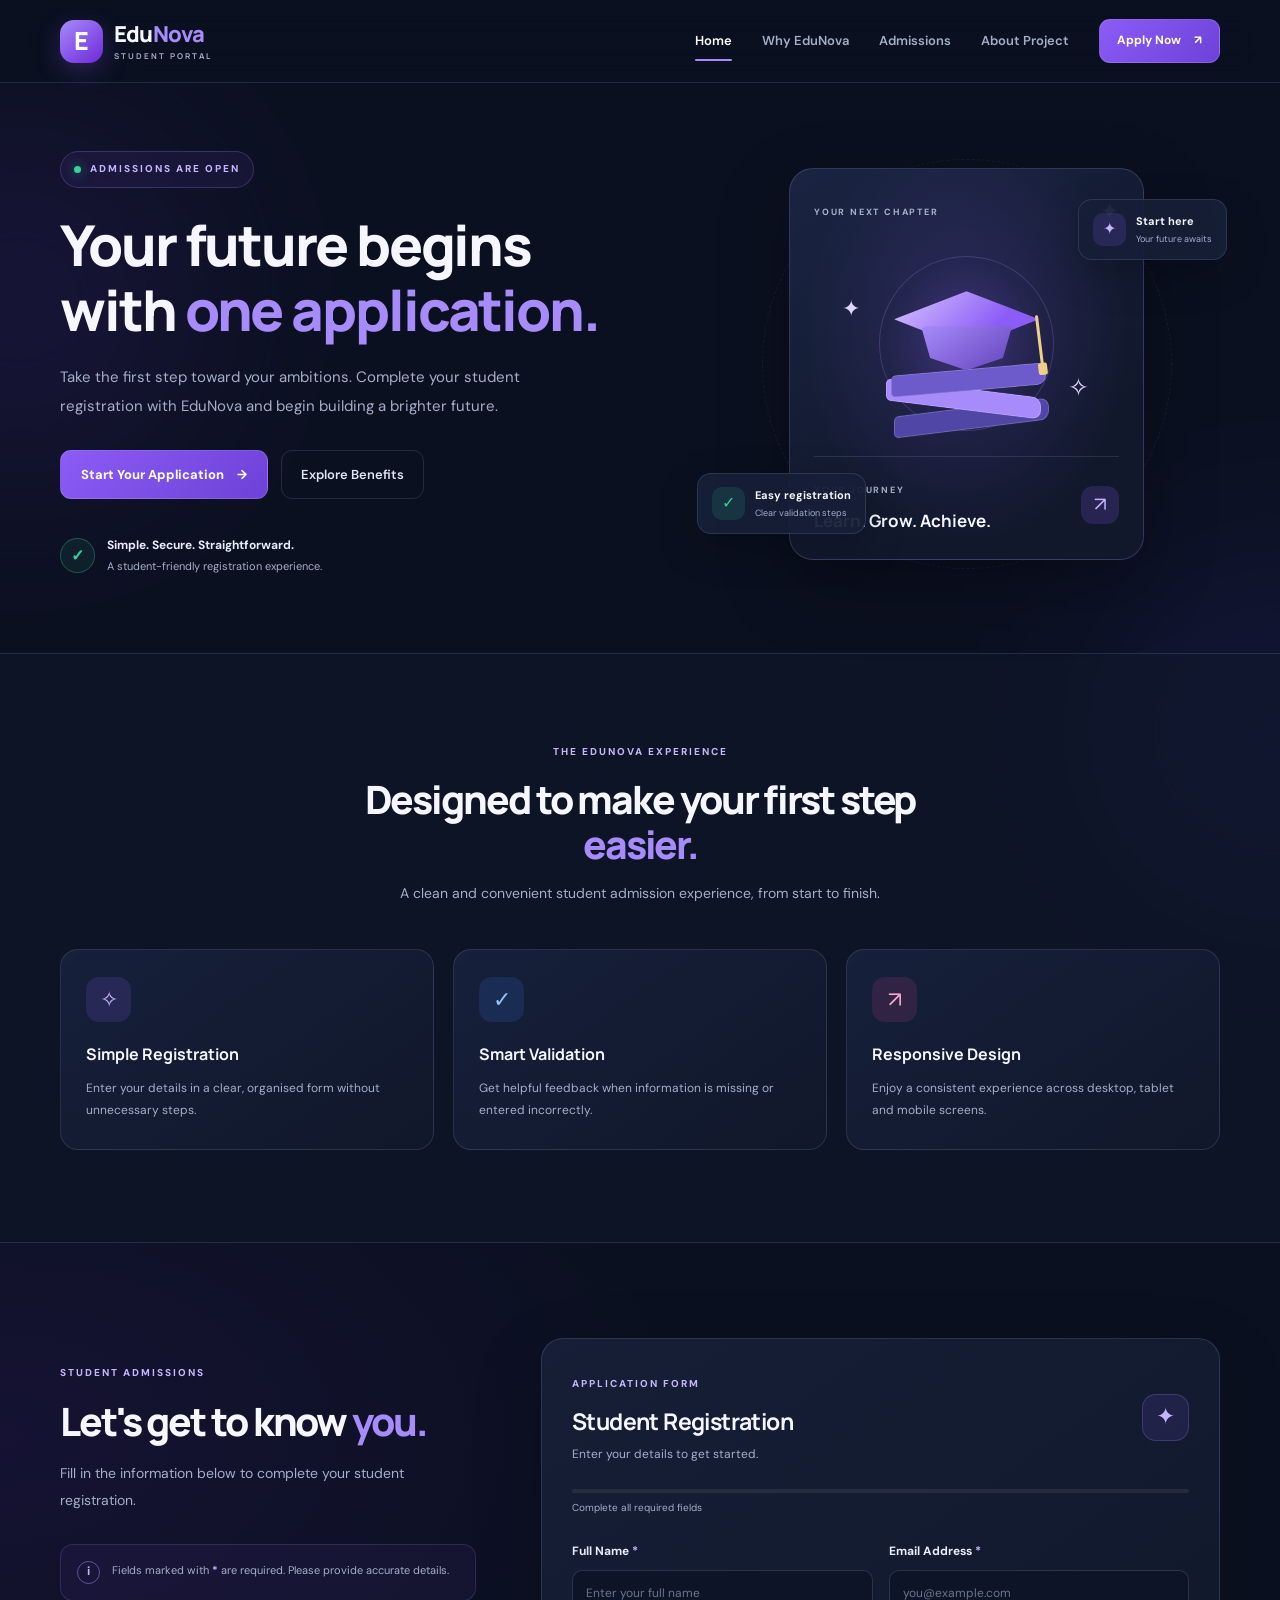
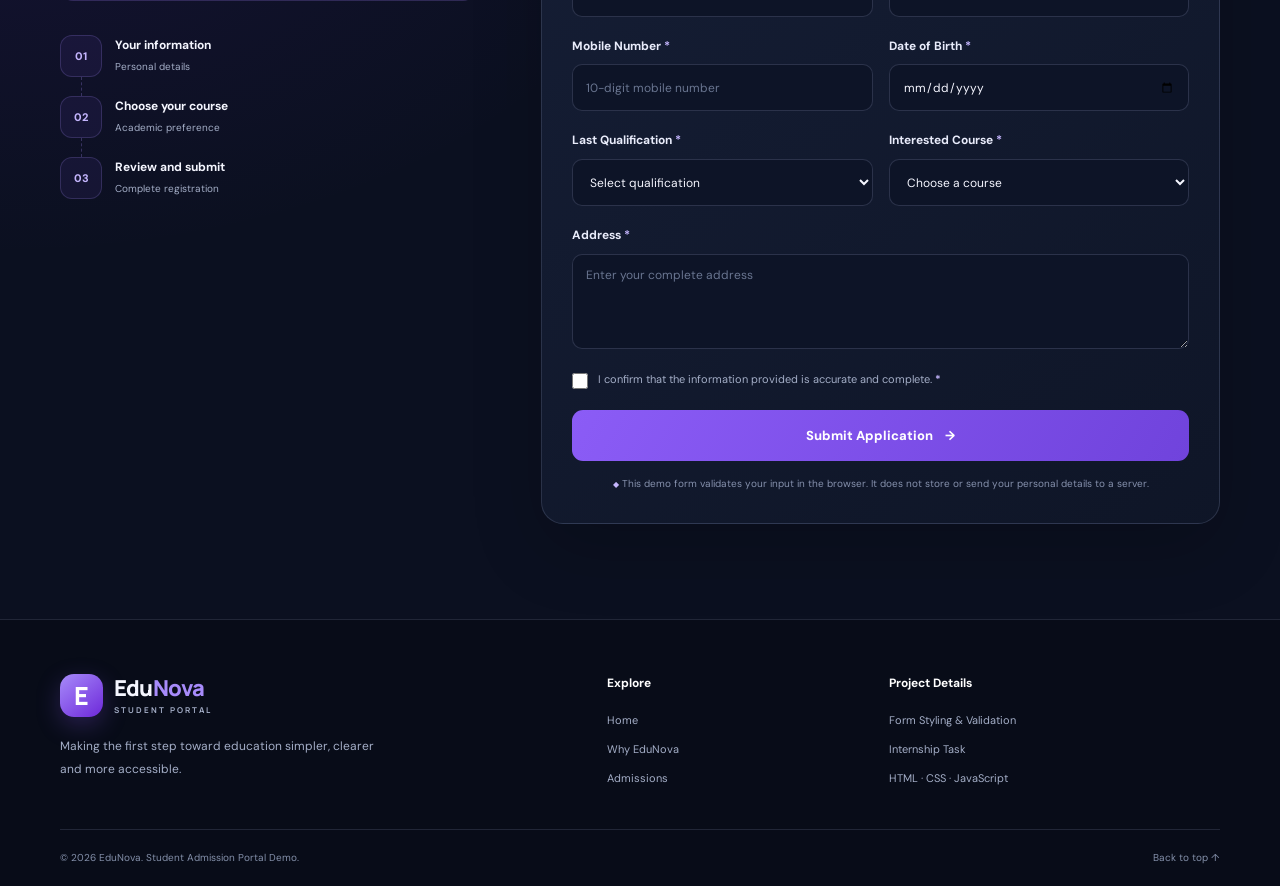
<file: Level3-Task6-Form-Styling&Validation/index.html>
<!DOCTYPE html>
<html lang="en">
<head>
  <meta charset="UTF-8">
  <meta name="viewport" content="width=device-width, initial-scale=1.0">
  <meta name="theme-color" content="#0b1020">
  <meta name="description" content="EduNova Student Admission Portal. Start your academic journey with confidence.">
  <title>EduNova | Student Admission Portal</title>

  <link rel="icon" href="data:image/svg+xml,%3Csvg xmlns='http://www.w3.org/2000/svg' viewBox='0 0 100 100'%3E%3Crect width='100' height='100' rx='22' fill='%238b5cf6'/%3E%3Ctext x='50' y='68' font-size='60' text-anchor='middle' fill='white' font-family='Arial'%3EE%3C/text%3E%3C/svg%3E">
  <link rel="preconnect" href="https://fonts.googleapis.com">
  <link rel="preconnect" href="https://fonts.gstatic.com" crossorigin>
  <link href="https://fonts.googleapis.com/css2?family=DM+Sans:wght@400;500;600;700&family=Manrope:wght@400;500;600;700;800&display=swap" rel="stylesheet">
  <link rel="stylesheet" href="style.css">
  <script src="script.js" defer></script>
</head>

<body>
  <div class="page-glow glow-one"></div>
  <div class="page-glow glow-two"></div>

  <!-- Professional Header -->
  <header class="site-header">
    <nav class="navbar container" aria-label="Main navigation">
      <a class="brand" href="#home" aria-label="EduNova home">
        <span class="brand-icon">E</span>
        <span class="brand-name">Edu<span>Nova</span><small>STUDENT PORTAL</small></span>
      </a>

      <button class="menu-toggle" id="menuToggle" aria-label="Toggle navigation" aria-expanded="false">
        <span></span><span></span><span></span>
      </button>

      <div class="nav-links" id="navLinks">
        <a class="nav-link active" href="#home">Home</a>
        <a class="nav-link" href="#benefits">Why EduNova</a>
        <a class="nav-link" href="#admission">Admissions</a>
        <a class="nav-link" href="#footer">About Project</a>
        <a class="nav-cta" href="#admission">Apply Now <span>↗</span></a>
      </div>
    </nav>
  </header>

  <main>
    <!-- Professional Homepage -->
    <section class="hero container" id="home">
      <div class="hero-content">
        <div class="eyebrow"><span class="live-dot"></span> ADMISSIONS ARE OPEN</div>

        <h1>Your future begins<br>with <span>one application.</span></h1>

        <p class="hero-description">
          Take the first step toward your ambitions. Complete your student
          registration with EduNova and begin building a brighter future.
        </p>

        <div class="hero-actions">
          <a class="primary-button" href="#admission">Start Your Application <span>→</span></a>
          <a class="secondary-button" href="#benefits">Explore Benefits</a>
        </div>

        <div class="hero-trust">
          <div class="trust-icon">✓</div>
          <p><strong>Simple. Secure. Straightforward.</strong><br><span>A student-friendly registration experience.</span></p>
        </div>
      </div>

      <div class="hero-visual" aria-label="Education and learning illustration">
        <div class="visual-orbit orbit-one"></div>
        <div class="visual-orbit orbit-two"></div>

        <div class="visual-card">
          <div class="visual-top">
            <span class="visual-label">YOUR NEXT CHAPTER</span>
            <span class="sparkle">✦</span>
          </div>

          <div class="graduation-art">
            <div class="art-circle"></div>
            <div class="book book-back"></div>
            <div class="book book-middle"></div>
            <div class="book book-front"></div>
            <div class="cap">
              <div class="cap-top"></div>
              <div class="cap-base"></div>
              <div class="cap-tassel"></div>
            </div>
            <div class="art-star star-one">✦</div>
            <div class="art-star star-two">✧</div>
          </div>

          <div class="visual-bottom">
            <div>
              <span class="visual-label">YOUR JOURNEY</span>
              <h3>Learn. Grow. Achieve.</h3>
            </div>
            <span class="round-arrow">↗</span>
          </div>
        </div>

        <div class="floating-note note-top">
          <span class="note-icon">✦</span>
          <div><strong>Start here</strong><small>Your future awaits</small></div>
        </div>

        <div class="floating-note note-bottom">
          <span class="note-check">✓</span>
          <div><strong>Easy registration</strong><small>Clear validation steps</small></div>
        </div>
      </div>
    </section>

    <!-- Benefits -->
    <section class="benefits-section" id="benefits">
      <div class="container">
        <div class="section-heading">
          <span class="section-kicker">THE EDUNOVA EXPERIENCE</span>
          <h2>Designed to make your first step <span>easier.</span></h2>
          <p>A clean and convenient student admission experience, from start to finish.</p>
        </div>

        <div class="benefit-grid">
          <article class="benefit-card">
            <div class="benefit-icon purple-icon">✧</div>
            <h3>Simple Registration</h3>
            <p>Enter your details in a clear, organised form without unnecessary steps.</p>
          </article>

          <article class="benefit-card">
            <div class="benefit-icon blue-icon">✓</div>
            <h3>Smart Validation</h3>
            <p>Get helpful feedback when information is missing or entered incorrectly.</p>
          </article>

          <article class="benefit-card">
            <div class="benefit-icon pink-icon">↗</div>
            <h3>Responsive Design</h3>
            <p>Enjoy a consistent experience across desktop, tablet and mobile screens.</p>
          </article>
        </div>
      </div>
    </section>

    <!-- Student Admission Form -->
    <section class="admission-section" id="admission">
      <div class="container admission-layout">
        <div class="admission-intro">
          <span class="section-kicker">STUDENT ADMISSIONS</span>
          <h2>Let's get to know <span>you.</span></h2>
          <p>Fill in the information below to complete your student registration.</p>

          <div class="form-info">
            <span class="info-icon">i</span>
            <p>Fields marked with <strong>*</strong> are required. Please provide accurate details.</p>
          </div>

          <div class="steps">
            <div class="step-item">
              <span class="step-number">01</span>
              <div><strong>Your information</strong><small>Personal details</small></div>
            </div>
            <div class="step-line"></div>
            <div class="step-item">
              <span class="step-number">02</span>
              <div><strong>Choose your course</strong><small>Academic preference</small></div>
            </div>
            <div class="step-line"></div>
            <div class="step-item">
              <span class="step-number">03</span>
              <div><strong>Review and submit</strong><small>Complete registration</small></div>
            </div>
          </div>
        </div>

        <div class="form-card">
          <div class="form-card-heading">
            <div>
              <span class="section-kicker">APPLICATION FORM</span>
              <h3>Student Registration</h3>
              <p>Enter your details to get started.</p>
            </div>
            <div class="form-heading-icon">✦</div>
          </div>

          <div class="progress-track"><span id="formProgress"></span></div>
          <p class="progress-caption">Complete all required fields</p>

          <form id="admissionForm" novalidate>
            <div class="form-grid">
              <div class="form-group">
                <label for="fullName">Full Name <span>*</span></label>
                <input type="text" id="fullName" name="fullName" placeholder="Enter your full name" autocomplete="name" required>
                <small class="error-message" id="fullNameError"></small>
              </div>

              <div class="form-group">
                <label for="email">Email Address <span>*</span></label>
                <input type="email" id="email" name="email" placeholder="you@example.com" autocomplete="email" required>
                <small class="error-message" id="emailError"></small>
              </div>

              <div class="form-group">
                <label for="phone">Mobile Number <span>*</span></label>
                <input type="tel" id="phone" name="phone" placeholder="10-digit mobile number" autocomplete="tel" inputmode="numeric" maxlength="10" required>
                <small class="error-message" id="phoneError"></small>
              </div>

              <div class="form-group">
                <label for="dob">Date of Birth <span>*</span></label>
                <input type="date" id="dob" name="dob" autocomplete="bday" required>
                <small class="error-message" id="dobError"></small>
              </div>

              <div class="form-group">
                <label for="qualification">Last Qualification <span>*</span></label>
                <select id="qualification" name="qualification" required>
                  <option value="">Select qualification</option>
                  <option value="10th">10th / SSC</option>
                  <option value="Intermediate">Intermediate / 12th</option>
                  <option value="Diploma">Diploma</option>
                  <option value="Undergraduate">Undergraduate</option>
                  <option value="Graduate">Graduate</option>
                  <option value="Postgraduate">Postgraduate</option>
                  <option value="Other">Other</option>
                </select>
                <small class="error-message" id="qualificationError"></small>
              </div>

              <div class="form-group">
                <label for="course">Interested Course <span>*</span></label>
                <select id="course" name="course" required>
                  <option value="">Choose a course</option>
                  <option value="Computer Science">Computer Science</option>
                  <option value="Information Technology">Information Technology</option>
                  <option value="Business Administration">Business Administration</option>
                  <option value="Data Science">Data Science</option>
                  <option value="Electronics">Electronics</option>
                  <option value="Other">Other</option>
                </select>
                <small class="error-message" id="courseError"></small>
              </div>

              <div class="form-group full-width">
                <label for="address">Address <span>*</span></label>
                <textarea id="address" name="address" rows="3" placeholder="Enter your complete address" autocomplete="street-address" required></textarea>
                <small class="error-message" id="addressError"></small>
              </div>
            </div>

            <label class="consent-row" for="consent">
              <input type="checkbox" id="consent" name="consent" required>
              <span>I confirm that the information provided is accurate and complete. <strong>*</strong></span>
            </label>
            <small class="error-message consent-error" id="consentError"></small>

            <button type="submit" class="submit-button" id="submitButton">
              Submit Application <span>→</span>
            </button>

            <p class="privacy-note"><span>◆</span> This demo form validates your input in the browser. It does not store or send your personal details to a server.</p>
            <div id="formMessage" class="form-message" role="status" aria-live="polite"></div>
          </form>
        </div>
      </div>
    </section>
  </main>

  <!-- Professional Project Footer -->
  <footer class="site-footer" id="footer">
    <div class="container">
      <div class="footer-main">
        <div class="footer-brand">
          <a class="brand" href="#home">
            <span class="brand-icon">E</span>
            <span class="brand-name">Edu<span>Nova</span><small>STUDENT PORTAL</small></span>
          </a>
          <p>Making the first step toward education simpler, clearer and more accessible.</p>
        </div>

        <div class="footer-column">
          <h4>Explore</h4>
          <a href="#home">Home</a>
          <a href="#benefits">Why EduNova</a>
          <a href="#admission">Admissions</a>
        </div>

        <div class="footer-column">
          <h4>Project Details</h4>
          <span>Form Styling &amp; Validation</span>
          <span>Internship Task</span>
          <span>HTML · CSS · JavaScript</span>
        </div>
      </div>

      <div class="footer-bottom">
        <p>© <span id="currentYear"></span> EduNova. Student Admission Portal Demo.</p>
        <a href="#home">Back to top ↑</a>
      </div>
    </div>
  </footer>
</body>
</html>
</file>
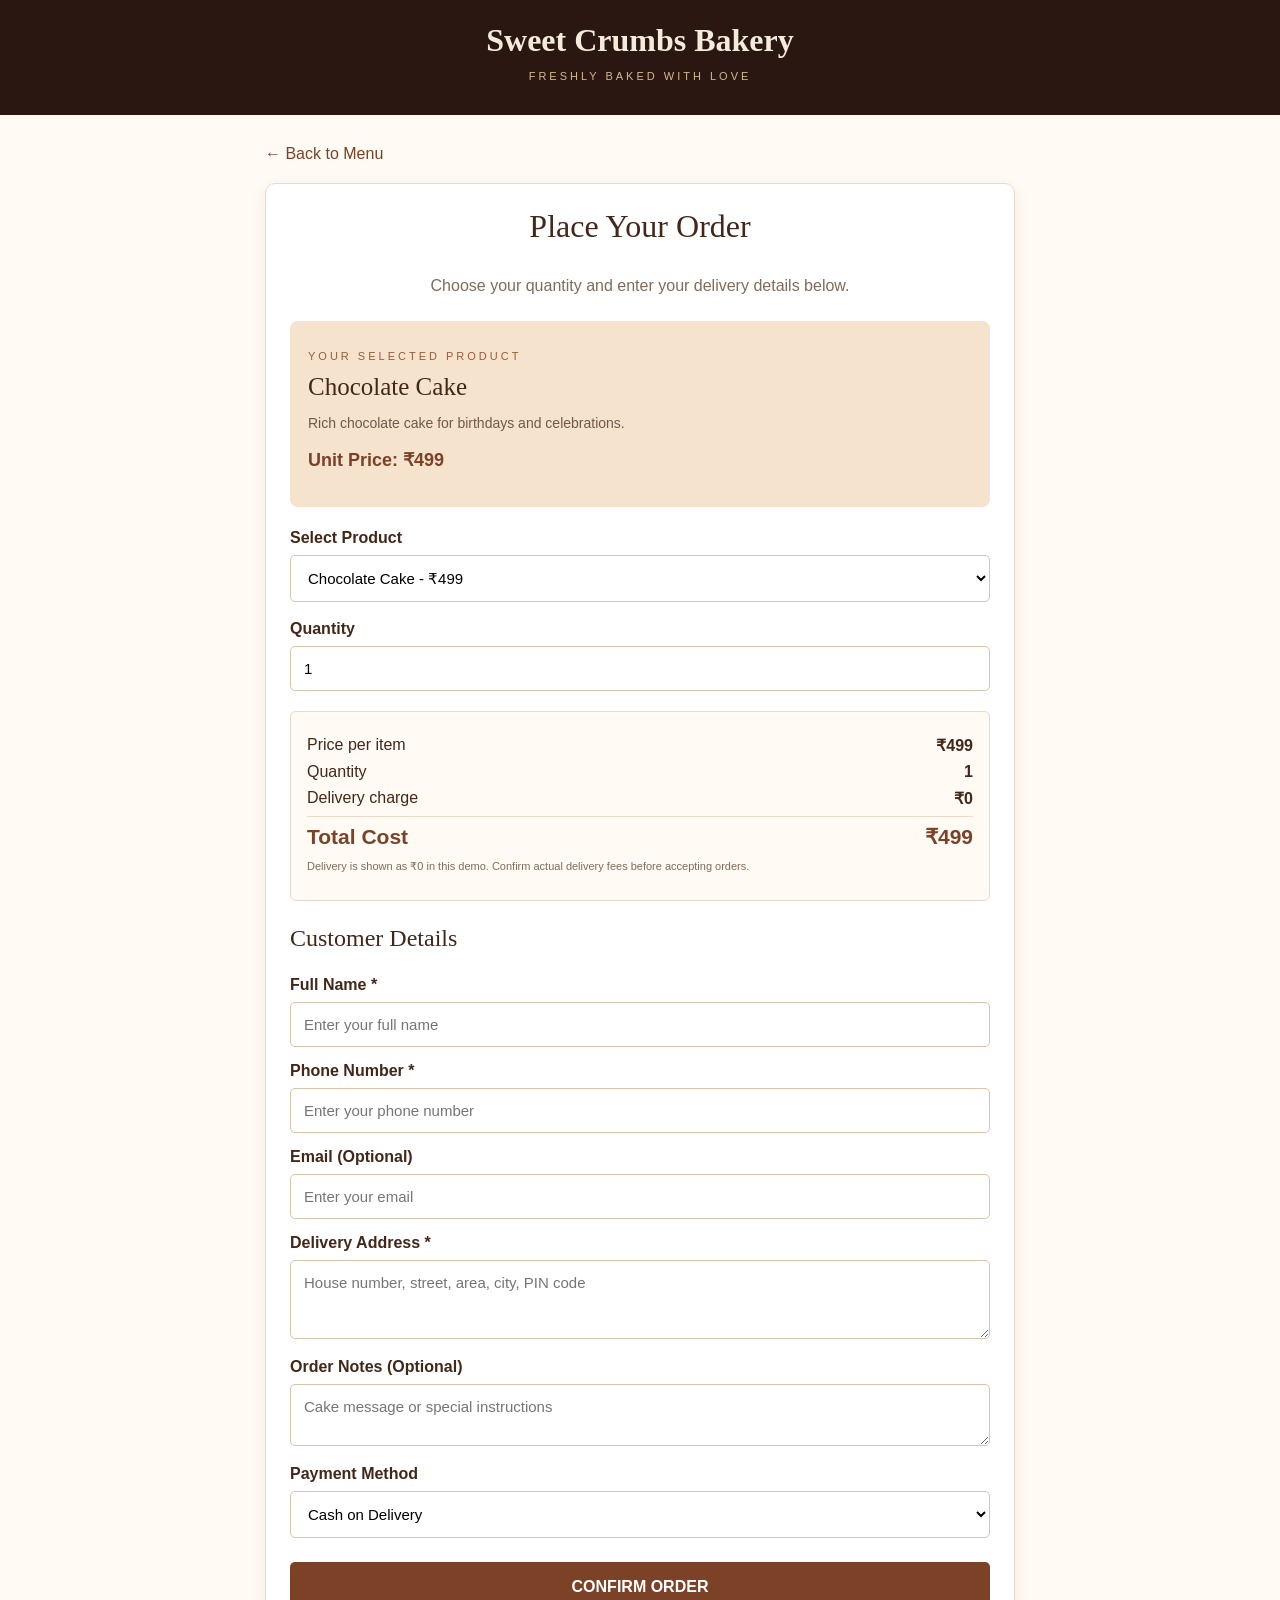
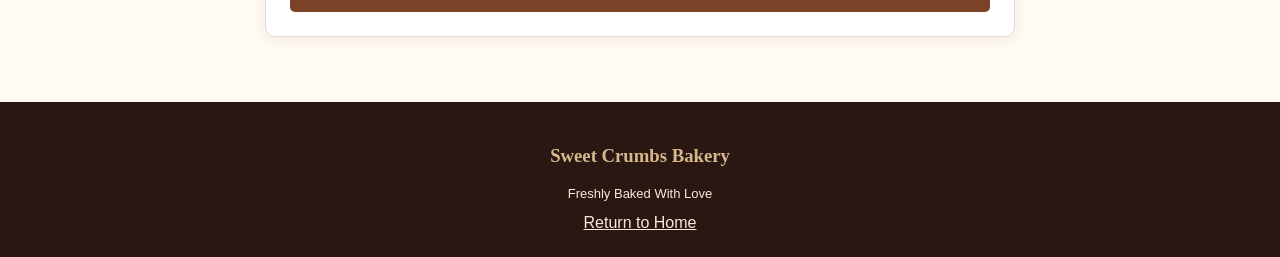
<file: Level1-Task2-Inline-css/order.html>
<!DOCTYPE html>
<html lang="en">
<head>
<meta charset="UTF-8">
<meta name="viewport" content="width=device-width, initial-scale=1.0">
<meta name="description" content="Order freshly baked treats from Sweet Crumbs Bakery.">
<title>Place Your Order | Sweet Crumbs Bakery</title>
</head>

<body style="margin:0;font-family:Arial,sans-serif;background:#fffaf3;color:#432719;">

<header style="background:#2B1712;padding:22px 15px;text-align:center;color:#F5EBDD;">
    <h1 style="font-family:Georgia,serif;margin:0;">Sweet Crumbs Bakery</h1>
    <p style="color:#D5B98C;letter-spacing:3px;font-size:11px;">FRESHLY BAKED WITH LOVE</p>
</header>

<main style="max-width:750px;margin:30px auto;padding:0 15px 35px;">

    <a href="index.html#menu" style="color:#7b4228;text-decoration:none;">← Back to Menu</a>

    <div style="background:white;border:1px solid #eadaca;border-radius:10px;padding:24px;margin-top:20px;box-shadow:0 4px 15px rgba(67,39,25,0.07);">

        <h2 style="font:normal 32px Georgia,serif;text-align:center;margin-top:0;">Place Your Order</h2>

        <p style="text-align:center;color:#806b59;line-height:1.7;">
            Choose your quantity and enter your delivery details below.
        </p>

        <div id="productBox" style="background:#f5e3ce;border-radius:8px;padding:18px;margin:22px 0;">
            <p style="font-size:11px;letter-spacing:3px;color:#9a5b35;">YOUR SELECTED PRODUCT</p>
            <h3 id="productName" style="font:normal 25px Georgia,serif;margin:8px 0;">Loading product...</h3>
            <p id="productDescription" style="color:#725848;font-size:14px;"></p>
            <p style="font-size:18px;font-weight:bold;color:#7b4228;">
                Unit Price: <span id="unitPrice">₹0</span>
            </p>
        </div>

        <form id="orderForm">

            <label for="productSelect" style="display:block;font-weight:bold;margin:18px 0 8px;">Select Product</label>
            <select id="productSelect" required
                style="box-sizing:border-box;width:100%;padding:13px;border:1px solid #d8c3ad;border-radius:5px;background:white;font-size:15px;">
                <option value="cake">Chocolate Cake - ₹499</option>
                <option value="croissant">Butter Croissant - ₹89</option>
                <option value="cupcakes">Gourmet Cupcakes - ₹79</option>
                <option value="cookies">Chocolate Cookies - ₹99</option>
                <option value="brownies">Fudge Brownies - ₹89</option>
                <option value="bread">Artisan Bread - ₹69</option>
            </select>

            <label for="quantity" style="display:block;font-weight:bold;margin:18px 0 8px;">Quantity</label>
            <input type="number" id="quantity" min="1" max="100" value="1" required
                style="box-sizing:border-box;width:100%;padding:13px;border:1px solid #d8c3ad;border-radius:5px;font-size:15px;">

            <div style="background:#fffaf3;border:1px solid #eadaca;padding:16px;border-radius:6px;margin:20px 0;">
                <div style="display:flex;justify-content:space-between;gap:10px;margin:8px 0;">
                    <span>Price per item</span>
                    <strong id="summaryPrice">₹499</strong>
                </div>

                <div style="display:flex;justify-content:space-between;gap:10px;margin:8px 0;">
                    <span>Quantity</span>
                    <strong id="summaryQuantity">1</strong>
                </div>

                <div style="display:flex;justify-content:space-between;gap:10px;margin:8px 0;">
                    <span>Delivery charge</span>
                    <strong id="deliveryCharge">₹0</strong>
                </div>

                <hr style="border:0;border-top:1px solid #eadaca;">

                <div style="display:flex;justify-content:space-between;gap:10px;font-size:21px;color:#7b4228;">
                    <strong>Total Cost</strong>
                    <strong id="totalCost" aria-live="polite">₹499</strong>
                </div>

                <p style="font-size:11px;color:#806b59;">Delivery is shown as ₹0 in this demo. Confirm actual delivery fees before accepting orders.</p>
            </div>

            <h3 style="font:normal 24px Georgia,serif;">Customer Details</h3>

            <label for="customerName" style="display:block;font-weight:bold;margin:15px 0 8px;">Full Name *</label>
            <input type="text" id="customerName" name="customerName" autocomplete="name" maxlength="100" required placeholder="Enter your full name"
                style="box-sizing:border-box;width:100%;padding:13px;border:1px solid #d8c3ad;border-radius:5px;font-size:15px;">

            <label for="phone" style="display:block;font-weight:bold;margin:15px 0 8px;">Phone Number *</label>
            <input type="tel" id="phone" name="phone" autocomplete="tel" inputmode="tel" pattern="[0-9+() -]{10,20}" maxlength="20" required placeholder="Enter your phone number"
                style="box-sizing:border-box;width:100%;padding:13px;border:1px solid #d8c3ad;border-radius:5px;font-size:15px;">

            <label for="email" style="display:block;font-weight:bold;margin:15px 0 8px;">Email (Optional)</label>
            <input type="email" id="email" name="email" autocomplete="email" maxlength="150" placeholder="Enter your email"
                style="box-sizing:border-box;width:100%;padding:13px;border:1px solid #d8c3ad;border-radius:5px;font-size:15px;">

            <label for="address" style="display:block;font-weight:bold;margin:15px 0 8px;">Delivery Address *</label>
            <textarea id="address" name="address" autocomplete="street-address" maxlength="500" required rows="3" placeholder="House number, street, area, city, PIN code"
                style="box-sizing:border-box;width:100%;padding:13px;border:1px solid #d8c3ad;border-radius:5px;font-family:Arial,sans-serif;font-size:15px;resize:vertical;"></textarea>

            <label for="notes" style="display:block;font-weight:bold;margin:15px 0 8px;">Order Notes (Optional)</label>
            <textarea id="notes" name="notes" maxlength="500" rows="2" placeholder="Cake message or special instructions"
                style="box-sizing:border-box;width:100%;padding:13px;border:1px solid #d8c3ad;border-radius:5px;font-family:Arial,sans-serif;font-size:15px;resize:vertical;"></textarea>

            <label for="payment" style="display:block;font-weight:bold;margin:15px 0 8px;">Payment Method</label>
            <select id="payment" name="payment" required
                style="box-sizing:border-box;width:100%;padding:13px;border:1px solid #d8c3ad;border-radius:5px;background:white;font-size:15px;">
                <option value="Cash on Delivery">Cash on Delivery</option>
                <option value="UPI on Delivery">UPI on Delivery</option>
            </select>

            <button type="submit"
                style="width:100%;margin-top:24px;padding:16px;background:#7b4228;color:white;border:0;border-radius:5px;font-size:16px;font-weight:bold;cursor:pointer;">
                CONFIRM ORDER
            </button>

        </form>

        <div id="confirmation" role="status" aria-live="polite"
            style="display:none;margin-top:25px;padding:20px;background:#edf7ed;border:1px solid #b8d9b8;border-radius:7px;overflow-wrap:anywhere;">
            <h2 style="color:#286638;">Order Summary Created!</h2>
            <p id="confirmationText" style="line-height:1.8;"></p>
            <button type="button" onclick="window.print()"
                style="padding:12px 18px;background:#286638;color:white;border:0;border-radius:5px;cursor:pointer;">
                Print Order Summary
            </button>
            <p style="font-size:12px;color:#536b53;">
                This is a demo confirmation. Your order has not been sent to the bakery.
            </p>
        </div>

    </div>
</main>

<footer style="background:#2B1712;color:#F5EBDD;text-align:center;padding:25px 15px;">
    <h3 style="font-family:Georgia,serif;color:#D5B98C;">Sweet Crumbs Bakery</h3>
    <p style="font-size:13px;">Freshly Baked With Love</p>
    <a href="index.html" style="color:#F5EBDD;">Return to Home</a>
</footer>

<script>
(function () {
    "use strict";

    const products = {
        cake: {
            name: "Chocolate Cake",
            price: 499,
            description: "Rich chocolate cake for birthdays and celebrations."
        },
        croissant: {
            name: "Butter Croissant",
            price: 89,
            description: "Golden, flaky pastries perfect for your morning coffee."
        },
        cupcakes: {
            name: "Gourmet Cupcakes",
            price: 79,
            description: "Soft cupcakes with delicious frosting."
        },
        cookies: {
            name: "Chocolate Cookies",
            price: 99,
            description: "Freshly baked cookies filled with chocolate goodness."
        },
        brownies: {
            name: "Fudge Brownies",
            price: 89,
            description: "Rich, soft and fudgy chocolate brownies."
        },
        bread: {
            name: "Artisan Bread",
            price: 69,
            description: "Golden-crusted bread with a soft centre."
        }
    };

    const params = new URLSearchParams(window.location.search);
    const select = document.getElementById("productSelect");
    const quantityInput = document.getElementById("quantity");
    const form = document.getElementById("orderForm");
    const confirmation = document.getElementById("confirmation");

    function money(amount) {
        return "₹" + amount.toLocaleString("en-IN");
    }

    function getSelectedProduct() {
        return products[select.value] || products.cake;
    }

    function updateOrder() {
        const product = getSelectedProduct();
        const quantity = Math.max(1, Math.min(100, Number(quantityInput.value) || 1));
        const total = product.price * quantity;

        document.getElementById("productName").textContent = product.name;
        document.getElementById("productDescription").textContent = product.description;
        document.getElementById("unitPrice").textContent = money(product.price);
        document.getElementById("summaryPrice").textContent = money(product.price);
        document.getElementById("summaryQuantity").textContent = quantity;
        document.getElementById("deliveryCharge").textContent = money(0);
        document.getElementById("totalCost").textContent = money(total);
    }

    const requestedProduct = params.get("product");
    if (requestedProduct && products[requestedProduct]) {
        select.value = requestedProduct;
    }

    select.addEventListener("change", function () {
        confirmation.style.display = "none";
        form.style.display = "block";
        updateOrder();
    });

    quantityInput.addEventListener("input", function () {
        confirmation.style.display = "none";
        form.style.display = "block";
        updateOrder();
    });

    form.addEventListener("input", function () {
        confirmation.style.display = "none";
    });

    form.addEventListener("submit", function (event) {
        event.preventDefault();

        if (!form.reportValidity()) {
            return;
        }

        const product = getSelectedProduct();
        const quantity = Number(quantityInput.value);
        const total = product.price * quantity;
        const customerName = document.getElementById("customerName").value.trim();
        const phone = document.getElementById("phone").value.trim();
        const email = document.getElementById("email").value.trim();
        const address = document.getElementById("address").value.trim();
        const notes = document.getElementById("notes").value.trim();
        const payment = document.getElementById("payment").value;

        if (!customerName || !phone || !address || quantity < 1 || quantity > 100) {
            alert("Please check your details and quantity.");
            return;
        }

        const summary = [
            "Thank you, " + customerName + "!",
            "Product: " + product.name,
            "Price per item: " + money(product.price),
            "Quantity: " + quantity,
            "Delivery: " + money(0),
            "Total: " + money(total),
            "Phone: " + phone,
            "Email: " + (email || "Not provided"),
            "Address: " + address,
            "Payment: " + payment,
            "Notes: " + (notes || "None")
        ].join("\n");

        document.getElementById("confirmationText").style.whiteSpace = "pre-line";
        document.getElementById("confirmationText").textContent = summary;
        confirmation.style.display = "block";
        confirmation.scrollIntoView({ behavior: "smooth", block: "start" });
    });

    updateOrder();
})();
</script>

</body>
</html>
</file>
<file: Level2-Task3-ResponsiveDesign/style.css>
:root {
  --dusty-rose: #C08081;
  --burgundy: #6E1B3B;
  --cream: #F7F1E8;
  --light-pink: #E8C4C4;
}
/* Bloomora - Dusty Rose, Burgundy & Cream Theme */

html,
body {
  background-color: #F7F1E8 !important;
  color: #3B2028;
}
header,
nav {
    background-color: #6E1B3B !important;
}

.hero {
    background-color: transparent !important;
    background-image:
        linear-gradient(
            90deg,
            rgba(247, 241, 232, 0.94) 0%,
            rgba(247, 241, 232, 0.78) 40%,
            rgba(247, 241, 232, 0.15) 75%,
            rgba(247, 241, 232, 0.02) 100%
        ),
        url("./images/hero.jpg") !important;
    background-size: cover !important;
    background-position: center !important;
    background-repeat: no-repeat !important;
}

.hero-content {
    background: transparent !important;
    box-shadow: none !important;
    border: none !important;
}

.hero-visual {
    display: none !important;
}

@media (max-width: 768px) {
    .hero {
        background-position: 65% center !important;
        min-height: 680px;
    }

    .hero-content {
        width: 100%;
    }
}


.hero h1,
h1,
h2,
h3 {
  color: #6E1B3B;
}

.hero em,
.hero span {
  color: #C08081;
}

button,
.btn,
a.button {
  background-color: #6E1B3B;
  color: #F7F1E8;
}

button:hover,
.btn:hover {
  background-color: #C08081;
}

.bestsellers,
.collections {
  background-color: #F4E4E4 !important;
}

footer {
  background-color: #6E1B3B !important;
  color: #F7F1E8;
}
* {
    margin: 0;
    padding: 0;
    box-sizing: border-box;
}

html {
    scroll-behavior: smooth;
    scroll-padding-top: 90px;
}

body {
    font-family: 'DM Sans', sans-serif;
    background: #faf7f1;
    color: #302522;
    line-height: 1.7;
}

img {
    display: block;
    width: 100%;
}

a {
    color: inherit;
    text-decoration: none;
}
.navbar {
    min-height: 88px;
    padding: 18px 7%;
    display: flex;
    justify-content: space-between;
    align-items: center;
    gap: 25px;
    background: #6E1B3B !important;
    color: #F7F1E8 !important;
}

.navbar .logo {
    color: #F7F1E8 !important;
}

.navbar nav a {
    color: #F7F1E8 !important;
}

.navbar .nav-button {
    color: #F7F1E8 !important;
    border-color: #C08081 !important;
}

.logo,
.footer-logo {
    font-family: 'Playfair Display', serif;
    font-size: 34px;
    font-weight: bold;
    letter-spacing: -1.5px;
}

.logo span,
.footer-logo span {
    color: #913e50;
}

.navbar nav {
    display: flex;
    gap: 30px;
}

.navbar nav a {
    font-size: 13px;
    color: #51423d;
}

.navbar nav a:hover {
    color: #913e50;
}

.nav-button {
    border: 1px solid #913e50;
    padding: 10px 18px;
    font-size: 12px;
}

.hero {
    display: grid;
    grid-template-columns: 0.9fr 1.1fr;
    align-items: center;
    gap: 45px;
    padding: 45px 7% 65px;
}

.hero-content {
    padding: 25px 0;
}

.eyebrow {
    font-size: 10px;
    letter-spacing: 2.5px;
    color: #913e50;
    font-weight: bold;
}

.hero h1,
.section-heading h2,
.story h2,
.quote-section h2,
.contact h2 {
    font-family: 'Playfair Display', serif;
    font-weight: 500;
    letter-spacing: -1.5px;
}

.hero h1 {
    font-size: clamp(48px, 5.5vw, 78px);
    line-height: 1.1;
    margin: 25px 0;
}

em {
    color: #913e50;
    font-weight: 400;
}

.hero-description {
    max-width: 400px;
    font-size: 14px;
    color: #766660;
    line-height: 1.9;
}

.hero-buttons {
    display: flex;
    align-items: center;
    flex-wrap: wrap;
    gap: 20px;
    margin-top: 30px;
}

.primary-button {
    display: inline-block;
    padding: 14px 21px;
    background: #783746;
    color: white;
    font-size: 12px;
    transition: 0.3s;
}

.primary-button:hover {
    background: #4d2630;
}

.text-button {
    font-size: 12px;
    border-bottom: 1px solid #b7a49a;
    padding-bottom: 5px;
}

.hero-note {
    font-size: 9px;
    letter-spacing: 1.5px;
    margin-top: 55px;
    color: #766660;
}

.hero-note span {
    color: #913e50;
    font-size: 17px;
    margin-right: 8px;
}

.hero-visual {
    position: relative;
    min-width: 0;
}

.hero-visual > img {
    height: 530px;
    object-fit: cover;
    object-position: center;
}

.image-label {
    display: flex;
    justify-content: space-between;
    gap: 10px;
    padding-top: 12px;
    font-size: 9px;
    letter-spacing: 1px;
}

.floating-note {
    position: absolute;
    bottom: 60px;
    left: -35px;
    background: #faf7f1;
    padding: 17px 22px;
    display: flex;
    gap: 12px;
    align-items: center;
    box-shadow: 0 5px 25px #00000012;
}

.floating-note span {
    color: #913e50;
    font-size: 25px;
}

.floating-note p {
    font-family: 'Playfair Display', serif;
    font-size: 15px;
    line-height: 1.4;
}

.brand-strip {
    display: flex;
    justify-content: space-around;
    gap: 15px;
    flex-wrap: wrap;
    padding: 22px 7%;
    background: #783746;
    color: white;
    font-size: 9px;
    letter-spacing: 1.5px;
}

.section {
    padding: 95px 7%;
}

.section-heading {
    display: flex;
    justify-content: space-between;
    align-items: end;
    gap: 30px;
    margin-bottom: 38px;
}

.section-heading h2,
.story h2,
.contact h2 {
    font-size: clamp(34px, 4vw, 49px);
    line-height: 1.25;
    margin-top: 14px;
}

.section-intro {
    max-width: 320px;
    font-size: 13px;
    color: #766660;
}

.collection-grid {
    display: grid;
    grid-template-columns: repeat(3, minmax(0, 1fr));
    gap: 20px;
}

.collection-card {
    position: relative;
    height: 370px;
    overflow: hidden;
    background: #e8dcd2;
}

.collection-card img {
    height: 100%;
    object-fit: cover;
    transition: transform 0.5s;
}

.collection-card:hover img {
    transform: scale(1.06);
}

.collection-overlay {
    position: absolute;
    inset: 0;
    display: flex;
    flex-direction: column;
    justify-content: end;
    padding: 25px;
    color: white;
    background: linear-gradient(transparent 35%, #21140fbd);
}

.collection-overlay > span:first-child {
    font-size: 9px;
    letter-spacing: 1.5px;
}

.collection-overlay h3 {
    font-family: 'Playfair Display', serif;
    font-size: 25px;
    font-weight: 400;
    margin-top: 7px;
}

.round-arrow {
    position: absolute;
    right: 20px;
    bottom: 25px;
    border: 1px solid #ffffffa0;
    width: 36px;
    height: 36px;
    border-radius: 50%;
    display: grid;
    place-items: center;
}

.bestsellers {
    background: #f0e8df;
}

.product-grid {
    display: grid;
    grid-template-columns: repeat(3, minmax(0, 1fr));
    gap: 25px;
}

.product-card {
    min-width: 0;
}

.product-image {
    position: relative;
    overflow: hidden;
    background: #e4d9d0;
}

.product-image img {
    height: 330px;
    object-fit: cover;
    transition: transform 0.4s;
}

.product-card:hover .product-image img {
    transform: scale(1.04);
}

.badge {
    position: absolute;
    top: 15px;
    left: 15px;
    z-index: 1;
    padding: 6px 9px;
    background: #faf7f1;
    font-size: 8px;
    letter-spacing: 1px;
}

.product-info {
    display: flex;
    justify-content: space-between;
    gap: 10px;
    padding: 17px 0 12px;
}

.product-info h3 {
    font-family: 'Playfair Display', serif;
    font-size: 20px;
    font-weight: 500;
}

.product-info p {
    font-size: 11px;
    color: #766660;
    margin-top: 5px;
}

.product-info strong {
    white-space: nowrap;
    font-size: 13px;
}

.product-link {
    display: flex;
    justify-content: space-between;
    padding: 12px 0;
    border-top: 1px solid #d6c8bc;
    border-bottom: 1px solid #d6c8bc;
    font-size: 12px;
}

.story {
    display: grid;
    grid-template-columns: 1fr 1fr;
    gap: 70px;
    align-items: center;
}

.story-image img {
    height: 480px;
    object-fit: cover;
}

.story-content > p:not(.eyebrow) {
    font-size: 13px;
    line-height: 2;
    color: #766660;
    margin: 20px 0;
}

.story-content .primary-button {
    margin-top: 10px;
}

.quote-section {
    padding: 85px 20px;
    text-align: center;
    background: #e9ded2;
}

.quote-section h2 {
    font-size: clamp(36px, 5vw, 58px);
    line-height: 1.35;
    margin: 25px 0;
}

.quote-section > p:last-child {
    font-size: 9px;
    letter-spacing: 2px;
    color: #766660;
}

.contact {
    display: grid;
    grid-template-columns: 1fr 0.8fr;
    gap: 70px;
    align-items: center;
}

.contact-content > p:last-child {
    font-size: 13px;
    color: #766660;
    max-width: 420px;
    margin-top: 20px;
}

.contact form {
    display: flex;
    flex-direction: column;
    gap: 12px;
}

.contact label {
    font-size: 9px;
    letter-spacing: 1.5px;
}

.contact input,
.contact textarea {
    width: 100%;
    padding: 13px;
    border: 1px solid #d8c9bd;
    background: transparent;
    font: inherit;
    font-size: 12px;
    outline-color: #913e50;
}

.contact textarea {
    resize: vertical;
}

.contact button {
    padding: 15px;
    background: #783746;
    border: none;
    color: white;
    cursor: pointer;
    font: inherit;
    font-size: 12px;
}

footer {
    padding: 40px 7% 20px;
    background: #302522;
    color: #f9f4ed;
}

.footer-top {
    display: flex;
    justify-content: space-between;
    align-items: center;
    gap: 25px;
    flex-wrap: wrap;
    padding-bottom: 30px;
}

.footer-logo {
    font-size: 30px;
}

.footer-logo span {
    color: #d9a5a8;
}

.footer-top p {
    font-size: 11px;
    color: #d1c3ba;
    margin-top: 5px;
}

.footer-links {
    display: flex;
    flex-wrap: wrap;
    gap: 20px;
}

.footer-links a {
    font-size: 11px;
    color: #e6d8ce;
}

.footer-bottom {
    display: flex;
    justify-content: space-between;
    gap: 15px;
    flex-wrap: wrap;
    padding-top: 20px;
    border-top: 1px solid #65534b;
    font-size: 9px;
    color: #cbb9ae;
}

/* TABLET RESPONSIVENESS */
@media (max-width: 900px) {

    .navbar {
        padding: 18px 4%;
        flex-wrap: wrap;
    }

    .navbar nav {
        gap: 15px;
    }

    .hero {
        padding: 35px 5%;
        gap: 25px;
    }

    .hero-visual > img {
        height: 420px;
    }

    .section {
        padding: 70px 5%;
    }

    .collection-card {
        height: 300px;
    }

    .product-image img {
        height: 250px;
    }

    .story {
        gap: 35px;
    }

    .story-image img {
        height: 400px;
    }

    .contact {
        gap: 35px;
    }
}

/* MOBILE RESPONSIVENESS */
@media (max-width: 600px) {

    .navbar {
        justify-content: center;
        flex-direction: column;
        gap: 15px;
        padding: 20px 15px;
    }

    .navbar nav {
        justify-content: center;
        flex-wrap: wrap;
        gap: 12px 18px;
    }

    .navbar nav a {
        font-size: 12px;
    }

    .hero {
        grid-template-columns: 1fr;
        padding: 35px 20px 45px;
        gap: 30px;
    }

    .hero h1 {
        font-size: 51px;
    }

    .hero-note {
        margin-top: 30px;
        font-size: 8px;
    }

    .hero-visual > img {
        height: 370px;
    }

    .floating-note {
        left: -5px;
        bottom: 40px;
    }

    .brand-strip {
        justify-content: center;
        text-align: center;
        padding: 20px;
        font-size: 8px;
    }

    .section {
        padding: 55px 20px;
    }

    .section-heading {
        align-items: flex-start;
        flex-direction: column;
        gap: 15px;
    }

    .section-heading h2,
    .story h2,
    .contact h2 {
        font-size: 36px;
    }

    .collection-grid,
    .product-grid {
        grid-template-columns: 1fr;
        gap: 25px;
    }

    .collection-card {
        height: 360px;
    }

    .product-image img {
        height: 340px;
    }

    .story {
        grid-template-columns: 1fr;
        gap: 30px;
    }

    .story-image img {
        height: 350px;
    }

    .quote-section {
        padding: 65px 15px;
    }

    .quote-section h2 {
        font-size: 38px;
    }

    .contact {
        grid-template-columns: 1fr;
        gap: 30px;
    }

    .footer-top {
        flex-direction: column;
        align-items: flex-start;
    }

    .footer-links {
        gap: 15px;
    }

    .footer-bottom {
        flex-direction: column;
        gap: 8px;
    }
}
/* HEADER - BURGUNDY */
header,
.header,
.navbar {
    background-color: #6E1B3B !important;
    color: #F7F1E8 !important;
}

/* LOGO */
header .logo,
header .logo a,
header .navbar-brand {
    color: #F7F1E8 !important;
}

/* NAVIGATION LINKS */
header nav a,
header .nav-links a,
.navbar a {
    color: #F7F1E8 !important;
}

/* HEADER BUTTON */
header button,
header .btn {
    background-color: #C08081 !important;
    color: #FFFFFF !important;
    border-color: #C08081 !important;
}

/* FOOTER - BURGUNDY */
footer {
    background-color: #6E1B3B !important;
    color: #F7F1E8 !important;
}

footer a,
footer h2,
footer h3,
footer p {
    color: #F7F1E8 !important;
}

/* MAIN BACKGROUND - CREAM */
body {
    background-color: #F7F1E8 !important;
}
/* ===== BLOOMORA HEADER DESIGN ===== */

header.navbar,
.navbar {
    width: 100%;
    min-height: 85px;
    padding: 18px 7%;
    display: flex;
    align-items: center;
    justify-content: space-between;
    gap: 25px;
    background-color: #6E1B3B !important;
    box-sizing: border-box;
    position: relative;
    z-index: 1000;
}

/* Logo */
.navbar .logo {
    color: #FFF4E8 !important;
    font-family: 'Playfair Display', serif;
    font-size: 32px;
    font-weight: 700;
    text-decoration: none;
    white-space: nowrap;
}

.navbar .logo span {
    color: #D8A0AE !important;
}

/* Navigation background remove */
.navbar nav {
    display: flex;
    align-items: center;
    justify-content: center;
    gap: 28px;
    background: transparent !important;
    border: none !important;
    box-shadow: none !important;
    padding: 0 !important;
    margin: 0;
}

/* Navigation links */
.navbar nav a {
    color: #FFF4E8 !important;
    font-size: 14px;
    font-weight: 500;
    text-decoration: none;
    background: transparent !important;
    transition: color 0.3s ease;
    white-space: nowrap;
}

.navbar nav a:hover {
    color: #E6A9B8 !important;
}

/* Get in Touch button */
.navbar .nav-button {
    display: inline-block;
    padding: 12px 20px;
    background-color: #D8A0AE !important;
    color: #4B1028 !important;
    border: none;
    border-radius: 4px;
    font-size: 13px;
    font-weight: 600;
    text-decoration: none;
    white-space: nowrap;
    transition: all 0.3s ease;
}

.navbar .nav-button:hover {
    background-color: #FFF4E8 !important;
    color: #6E1B3B !important;
}

/* Tablet screen */
@media screen and (max-width: 900px) {
    header.navbar,
    .navbar {
        padding: 18px 4%;
        gap: 18px;
    }

    .navbar .logo {
        font-size: 27px;
    }

    .navbar nav {
        gap: 16px;
    }

    .navbar nav a {
        font-size: 13px;
    }

    .navbar .nav-button {
        padding: 10px 13px;
        font-size: 12px;
    }
}
/* BLOOMORA HERO BACKGROUND */
.hero {
    position: relative;
    display: flex;
    align-items: center;
    min-height: 650px;
    padding: 70px 5%;
    background-image:
        linear-gradient(
            90deg,
            rgba(255, 244, 232, 0.98) 0%,
            rgba(255, 244, 232, 0.90) 38%,
            rgba(255, 244, 232, 0.25) 68%,
            rgba(255, 244, 232, 0.05) 100%
        ),
        url("./images/hero.jpg");
    background-size: cover;
    background-position: center;
    background-repeat: no-repeat;
}

/* TEXT ON LEFT */
.hero-content {
    position: relative;
    z-index: 2;
    width: 58%;
    max-width: 700px;
}

/* HIDE SEPARATE IMAGE */
.hero-visual {
    display: none !important;
}

/* HEADING */
.hero h1 {
    color: #6E1B3B;
    max-width: 650px;
}

/* DESCRIPTION */
.hero p {
    color: #57464A;
    line-height: 1.8;
}

/* MOBILE */
@media (max-width: 768px) {
    .hero {
        min-height: 650px;
        padding: 45px 24px;
        background-position: 65% center;
    }

    .hero-content {
        width: 100%;
        max-width: 100%;
    }

    .hero h1 {
        font-size: clamp(42px, 11vw, 64px);
        line-height: 1.08;
    }

    .hero p {
        font-size: 16px;
    }
}
/* Make hero text background transparent */
.hero-content {
    background: transparent !important;
    padding: 0 !important;
    width: 58%;
    max-width: 700px;
    position: relative;
    z-index: 2;
    box-shadow: none !important;
    border: none !important;
}

/* Show more of the flower background */
.hero {
    background-position: 65% center;
    background-size: cover;
    background-repeat: no-repeat;
}

/* Mobile adjustments */
@media (max-width: 768px) {
    .hero {
        min-height: 680px;
        padding: 35px 24px;
        background-position: 65% center;
    }

    .hero-content {
        width: 100%;
        max-width: 100%;
    }
}
/* CONTACT SECTION */

.contact {
    display: grid;
    grid-template-columns: 1fr 0.85fr;
    gap: 60px;
    align-items: center;
    padding: 90px 8%;
    background: #F7F1E8;
}

.contact-content h2 {
    font-size: clamp(36px, 5vw, 58px);
    line-height: 1.15;
    color: #541F32;
    margin: 18px 0;
}

.contact-content h2 em {
    color: #A64D68;
    font-family: Georgia, serif;
    font-weight: normal;
}

.contact-content > p:not(.eyebrow) {
    color: #6F5B60;
    line-height: 1.8;
    max-width: 460px;
}

.contact-details {
    margin-top: 35px;
    display: grid;
    gap: 22px;
}

.contact-item {
    display: flex;
    align-items: center;
    gap: 16px;
}

.contact-icon {
    width: 48px;
    height: 48px;
    display: flex;
    align-items: center;
    justify-content: center;
    background: #EAD5D8;
    color: #702B43;
    border-radius: 50%;
    font-size: 22px;
}

.contact-item h3 {
    color: #541F32;
    margin-bottom: 5px;
}

.contact-item a {
    color: #78515C;
    text-decoration: none;
}

.contact-item a:hover {
    color: #A64D68;
}

.contact-form {
    background: #FFFDF9;
    padding: 35px;
    border: 1px solid #E8D4D3;
    border-radius: 18px;
    box-shadow: 0 15px 40px rgba(84, 31, 50, 0.08);
}

.contact-form h3 {
    color: #541F32;
    font-size: 25px;
    margin-bottom: 25px;
}

.contact-form label {
    display: block;
    color: #754456;
    font-size: 11px;
    letter-spacing: 1.5px;
    margin: 18px 0 8px;
}

.contact-form input,
.contact-form textarea {
    width: 100%;
    padding: 13px 14px;
    border: 1px solid #E5D4D2;
    border-radius: 8px;
    background: #FAF6F0;
    color: #541F32;
    font: inherit;
    outline: none;
}

.contact-form input:focus,
.contact-form textarea:focus {
    border-color: #A64D68;
}

.contact-form textarea {
    resize: vertical;
}

.contact-form .primary-button {
    margin-top: 22px;
    border: none;
    cursor: pointer;
}

@media (max-width: 768px) {
    .contact {
        grid-template-columns: 1fr;
        gap: 35px;
        padding: 60px 6%;
    }

    .contact-form {
        padding: 25px 20px;
    }
  }
</file>
<file: Level3-Task5-API-Integration/style.css>
:root {
  --bg: #0B1220;
  --panel: #111D30;
  --panel-light: #172740;
  --border: rgba(168, 190, 224, 0.13);
  --text: #F3F6FF;
  --muted: #96A8C2;
  --cyan: #63D4FF;
  --violet: #B5A2FF;
  --green: #72E7B4;
  --font: "DM Sans", sans-serif;
  --heading: "Manrope", sans-serif;
}

* {
  margin: 0;
  padding: 0;
  box-sizing: border-box;
}

html {
  scroll-behavior: smooth;
  scroll-padding-top: 90px;
}

body {
  min-height: 100vh;
  overflow-x: hidden;
  background: var(--bg);
  color: var(--text);
  font-family: var(--font);
  line-height: 1.6;
}

button, input {
  font: inherit;
}

button, a {
  -webkit-tap-highlight-color: transparent;
}

button {
  cursor: pointer;
}

a {
  color: inherit;
  text-decoration: none;
}

button:focus-visible, input:focus-visible, a:focus-visible {
  outline: 2px solid var(--cyan);
  outline-offset: 4px;
}

.ambient {
  position: absolute;
  width: 480px;
  height: 480px;
  pointer-events: none;
  border-radius: 50%;
  filter: blur(120px);
  opacity: 0.08;
  z-index: -1;
}

.ambient-one {
  top: 50px;
  right: -150px;
  background: var(--cyan);
}

.ambient-two {
  top: 700px;
  left: -250px;
  background: var(--violet);
}

.app-shell {
  width: min(1120px, 92%);
  margin: 0 auto;
}

.topbar {
  min-height: 83px;
  display: flex;
  align-items: center;
  justify-content: space-between;
  gap: 24px;
  border-bottom: 1px solid var(--border);
}

.brand {
  display: inline-flex;
  align-items: center;
  gap: 10px;
  font-family: var(--heading);
  font-size: 23px;
  font-weight: 800;
  letter-spacing: -1px;
  white-space: nowrap;
}

.brand-mark {
  display: grid;
  place-items: center;
  width: 39px;
  height: 39px;
  border: 1px solid #63d4ff40;
  border-radius: 12px;
  background: linear-gradient(140deg, #63d4ff25, #b5a2ff18);
}

.brand-mark svg {
  width: 34px;
  height: 34px;
}

.brand-pro {
  color: var(--cyan);
}

.main-nav {
  display: flex;
  align-items: center;
  gap: 28px;
}

.nav-link {
  color: var(--muted);
  font-size: 12px;
  transition: color 0.2s;
}

.nav-link:hover, .nav-link.active {
  color: var(--text);
}

.nav-link.active {
  position: relative;
}

.nav-link.active::after {
  position: absolute;
  content: "";
  bottom: -31px;
  left: 0;
  width: 100%;
  height: 2px;
  background: var(--cyan);
  border-radius: 5px;
}

.top-actions {
  display: flex;
  align-items: center;
  gap: 15px;
}

.live-label {
  display: flex;
  align-items: center;
  gap: 7px;
  font-size: 9px;
  letter-spacing: 1px;
  color: #B5C8E1;
  white-space: nowrap;
}

.live-dot {
  width: 7px;
  height: 7px;
  display: inline-block;
  border-radius: 50%;
  background: var(--green);
  box-shadow: 0 0 10px #72e7b466;
}

.unit-toggle {
  padding: 7px 10px;
  border: 1px solid var(--border);
  border-radius: 9px;
  color: var(--text);
  background: #ffffff06;
  font-size: 11px;
}

.unit-toggle span {
  color: var(--muted);
  margin: 0 3px;
}

.hero {
  display: grid;
  grid-template-columns: 1fr 0.88fr;
  align-items: center;
  gap: 65px;
  padding: 75px 0 48px;
}

.eyebrow, .section-kicker {
  display: flex;
  align-items: center;
  gap: 9px;
  color: var(--cyan);
  font-size: 10px;
  font-weight: 700;
  letter-spacing: 1.6px;
}

.eyebrow-line {
  width: 22px;
  height: 2px;
  background: var(--violet);
  border-radius: 4px;
}

.hero h1 {
  margin-top: 22px;
  font-family: var(--heading);
  font-size: clamp(39px, 5.4vw, 65px);
  font-weight: 800;
  line-height: 1.12;
  letter-spacing: -3.2px;
}

.hero h1 span {
  background: linear-gradient(100deg, var(--cyan), var(--violet));
  -webkit-background-clip: text;
  background-clip: text;
  color: transparent;
}

.hero-description {
  max-width: 420px;
  margin-top: 20px;
  color: var(--muted);
  font-size: 13px;
  line-height: 1.9;
}

.search-area {
  position: relative;
  min-width: 0;
}

.search-form {
  display: flex;
  align-items: center;
  gap: 10px;
  min-height: 61px;
  padding: 7px 8px 7px 17px;
  border: 1px solid #3a4e69;
  border-radius: 15px;
  background: linear-gradient(120deg, #15253a, #121d30);
  box-shadow: 0 15px 50px #0000001e;
  transition: border-color 0.2s, box-shadow 0.2s;
}

.search-form:focus-within {
  border-color: #63d4ff80;
  box-shadow: 0 0 0 3px #63d4ff12;
}

.search-icon {
  width: 21px;
  height: 21px;
  flex-shrink: 0;
  color: var(--cyan);
}

.search-form input {
  min-width: 0;
  flex: 1;
  color: white;
  background: transparent;
  border: 0;
  outline: none;
  font-size: 11px;
}

.search-form input::placeholder {
  color: #8295b0;
}

.search-form button {
  min-height: 43px;
  padding: 0 16px;
  display: flex;
  align-items: center;
  gap: 10px;
  border: 0;
  border-radius: 10px;
  background: linear-gradient(120deg, var(--cyan), #92bbff);
  color: #081322;
  font-size: 11px;
  font-weight: 800;
  transition: filter 0.2s, transform 0.2s;
}

.search-form button:hover {
  filter: brightness(1.12);
  transform: translateY(-1px);
}

.search-form button:disabled {
  opacity: 0.6;
  cursor: wait;
  transform: none;
}

.search-bottom {
  display: flex;
  align-items: center;
  justify-content: space-between;
  flex-wrap: wrap;
  gap: 12px;
  margin-top: 15px;
}

.popular-cities {
  display: flex;
  align-items: center;
  flex-wrap: wrap;
  gap: 7px;
}

.popular-cities > span {
  color: #8295b0;
  font-size: 8px;
  letter-spacing: 1px;
}

.city-chip {
  padding: 5px 9px;
  border: 1px solid var(--border);
  border-radius: 20px;
  background: #ffffff04;
  color: #C5D4E8;
  font-size: 9px;
  transition: all 0.2s;
}

.city-chip:hover {
  border-color: #63d4ff70;
  color: var(--cyan);
  background: #63d4ff0b;
}

.location-button {
  border: 0;
  background: transparent;
  color: var(--violet);
  font-size: 10px;
  white-space: nowrap;
}

.location-button span {
  font-size: 15px;
  margin-right: 4px;
}

.suggestions {
  position: absolute;
  top: calc(100% + 8px);
  left: 0;
  right: 0;
  z-index: 5;
  padding: 6px;
  border: 1px solid #314762;
  border-radius: 12px;
  background: #132239;
  box-shadow: 0 20px 45px #00000060;
}

.suggestion-item {
  width: 100%;
  display: block;
  padding: 11px 12px;
  text-align: left;
  border: 0;
  border-radius: 8px;
  background: transparent;
  color: var(--text);
  font-size: 12px;
}

.suggestion-item:hover {
  background: #63d4ff12;
}

.suggestion-item small {
  display: block;
  color: var(--muted);
  font-size: 10px;
}

.status-message {
  margin: 0 0 16px;
  padding: 0;
  text-align: center;
  color: #A8BDD7;
  font-size: 11px;
}

.status-message:empty {
  display: none;
}

.status-message.error {
  padding: 12px;
  border: 1px solid #ff85853b;
  border-radius: 10px;
  background: #ff55550c;
  color: #ffb5b5;
}

.section-heading {
  display: flex;
  justify-content: space-between;
  align-items: flex-end;
  gap: 18px;
  margin-bottom: 19px;
}

.section-heading h2 {
  margin-top: 5px;
  font-family: var(--heading);
  font-size: 25px;
  font-weight: 700;
  letter-spacing: -1px;
}

.section-kicker {
  font-size: 9px;
  letter-spacing: 1.4px;
}

.updated-label {
  display: flex;
  align-items: center;
  gap: 8px;
  padding: 8px 11px;
  border: 1px solid var(--border);
  border-radius: 9px;
  color: #C1D0E5;
  font-size: 10px;
}

.current-card {
  position: relative;
  overflow: hidden;
  padding: 30px 32px 0;
  border: 1px solid #52617e3d;
  border-radius: 23px;
  background:
    radial-gradient(ellipse at 85% 35%, #63d4ff14, transparent 35%),
    radial-gradient(ellipse at 78% 90%, #b5a2ff13, transparent 38%),
    linear-gradient(130deg, #15263d, #111b2d 70%);
  box-shadow: 0 22px 65px #00000017;
}

.current-main {
  display: grid;
  grid-template-columns: 1fr 0.75fr;
  align-items: center;
  gap: 20px;
  min-height: 300px;
}

.location-line {
  display: flex;
  align-items: center;
  gap: 9px;
}

.location-pin {
  color: var(--cyan);
  font-size: 24px;
}

.location-line h3 {
  font-family: var(--heading);
  font-size: clamp(17px, 2.5vw, 23px);
  font-weight: 700;
}

.local-time {
  margin-top: 4px;
  color: var(--muted);
  font-size: 11px;
}

.current-temperature {
  display: flex;
  align-items: flex-start;
  margin: 16px 0 0 -5px;
  font-family: var(--heading);
  font-size: clamp(82px, 11vw, 116px);
  font-weight: 700;
  line-height: 1.15;
  letter-spacing: -8px;
}

.temp-degree {
  color: var(--cyan);
}

.condition-text {
  font-size: 17px;
  font-weight: 600;
}

.feels-line {
  margin-top: 6px;
  color: var(--muted);
  font-size: 12px;
}

.feels-line strong {
  color: #E7EDFA;
  font-weight: 600;
}

.high-low {
  display: flex;
  align-items: center;
  flex-wrap: wrap;
  gap: 13px;
  margin-top: 19px;
  font-size: 11px;
}

.high-low span:first-child {
  color: #ffca8e;
}

.high-low span:nth-child(2) {
  color: var(--cyan);
}

.high-low-label {
  color: #8296B1;
  font-size: 10px;
}

.weather-visual {
  position: relative;
  min-height: 270px;
  display: grid;
  place-items: center;
}

.weather-art {
  position: relative;
  z-index: 1;
  display: grid;
  place-items: center;
  width: 205px;
  height: 205px;
  border-radius: 50%;
  background: radial-gradient(circle, #63d4ff19, #b5a2ff09 55%, transparent 72%);
  font-size: clamp(95px, 12vw, 145px);
  filter: drop-shadow(0 15px 26px #63d4ff19);
  animation: float 5s ease-in-out infinite;
}

.visual-orbit {
  position: absolute;
  border: 1px solid #b5a2ff15;
  border-radius: 50%;
  transform: rotate(-25deg);
}

.orbit-one {
  width: 260px;
  height: 145px;
}

.orbit-two {
  width: 285px;
  height: 175px;
  transform: rotate(35deg);
  border-color: #63d4ff16;
}

.visual-caption {
  position: absolute;
  bottom: 0;
  color: #91A7C3;
  font-size: 10px;
  letter-spacing: 0.3px;
}

@keyframes float {
  0%, 100% { transform: translateY(0); }
  50% { transform: translateY(-9px); }
}

.current-footer {
  display: flex;
  justify-content: space-between;
  flex-wrap: wrap;
  gap: 10px;
  padding: 16px 0;
  border-top: 1px solid var(--border);
  color: #8FA5BF;
  font-size: 10px;
}

.footer-spark {
  color: var(--violet);
  margin-right: 5px;
}

.metrics-grid {
  display: grid;
  grid-template-columns: repeat(3, minmax(0, 1fr));
  gap: 13px;
  margin-top: 14px;
}

.metric-card {
  min-width: 0;
  padding: 19px;
  border: 1px solid var(--border);
  border-radius: 16px;
  background: linear-gradient(140deg, #142239, #101a2b);
  transition: transform 0.2s, border-color 0.2s;
}

.metric-card:hover {
  transform: translateY(-3px);
  border-color: #63d4ff35;
}

.metric-top {
  display: flex;
  align-items: center;
  gap: 9px;
}

.metric-icon {
  display: grid;
  place-items: center;
  width: 29px;
  height: 29px;
  border-radius: 9px;
  font-size: 17px;
}

.metric-icon.cyan {
  color: var(--cyan);
  background: #63d4ff12;
}

.metric-icon.violet {
  color: var(--violet);
  background: #b5a2ff12;
}

.metric-label {
  color: #9EAFCA;
  font-size: 9px;
  font-weight: 700;
  letter-spacing: 1px;
}

.metric-value {
  display: flex;
  align-items: baseline;
  gap: 4px;
  margin-top: 15px;
  font-family: var(--heading);
  font-size: clamp(27px, 3.3vw, 36px);
  font-weight: 700;
  letter-spacing: -1.4px;
}

.metric-value small {
  color: #A3B5CE;
  font-family: var(--font);
  font-size: 11px;
  font-weight: 500;
  letter-spacing: 0;
}

.metric-card > p {
  margin-top: 3px;
  color: #8196B1;
  font-size: 10px;
}

.metric-track {
  overflow: hidden;
  height: 3px;
  margin-top: 17px;
  border-radius: 5px;
  background: #FFFFFF0A;
}

.metric-track span {
  display: block;
  height: 100%;
  border-radius: inherit;
  background: linear-gradient(90deg, var(--cyan), #9fe8ff);
  transition: width 0.5s ease;
}

.violet-track span {
  background: linear-gradient(90deg, #927BFF, var(--violet));
}

.hourly-section, .forecast-section, .recent-section {
  padding-top: 61px;
}

.section-note {
  color: var(--muted);
  font-size: 10px;
}

.content-card {
  padding: 25px;
  border: 1px solid var(--border);
  border-radius: 18px;
  background: linear-gradient(145deg, #14233a, #101a2b);
}

.hourly-top {
  display: flex;
  align-items: center;
  justify-content: space-between;
  gap: 12px;
}

.hourly-top h3 {
  font-family: var(--heading);
  font-size: 15px;
}

.hourly-top p {
  margin-top: 3px;
  color: var(--muted);
  font-size: 11px;
}

.chart-legend {
  display: flex;
  align-items: center;
  gap: 7px;
  color: #AABCD4;
  font-size: 10px;
}

.legend-dot {
  width: 8px;
  height: 8px;
  border-radius: 50%;
  background: var(--cyan);
  box-shadow: 0 0 10px #63d4ff65;
}

.hourly-chart {
  min-height: 190px;
  margin-top: 18px;
  padding: 6px 0;
}

.hourly-chart svg {
  display: block;
  width: 100%;
  height: 180px;
  overflow: visible;
}

.chart-grid-line {
  stroke: #FFFFFF0C;
  stroke-dasharray: 4 5;
}

.chart-label {
  fill: #91A6C0;
  font-family: var(--font);
  font-size: 10px;
}

.chart-temp {
  fill: #EAF5FF;
  font-family: var(--font);
  font-size: 10px;
  font-weight: 700;
}

.chart-line {
  fill: none;
  stroke: var(--cyan);
  stroke-width: 2.5;
  stroke-linecap: round;
  stroke-linejoin: round;
}

.chart-point {
  fill: #14233A;
  stroke: var(--cyan);
  stroke-width: 2;
}

.hourly-strip {
  display: grid;
  grid-template-columns: repeat(8, minmax(0, 1fr));
  gap: 9px;
  padding-top: 17px;
  border-top: 1px solid var(--border);
}

.hour-item {
  min-width: 0;
  padding: 12px 5px;
  border: 1px solid transparent;
  border-radius: 12px;
  text-align: center;
  background: #FFFFFF03;
}

.hour-item:first-child {
  border-color: #63d4ff40;
  background: #63d4ff0a;
}

.hour-time {
  color: #A1B4CE;
  font-size: 9px;
}

.hour-icon {
  margin: 9px 0;
  font-size: 23px;
}

.hour-temp {
  font-size: 14px;
  font-weight: 700;
}

.hour-rain {
  margin-top: 7px;
  color: var(--cyan);
  font-size: 9px;
}

.forecast-grid {
  display: grid;
  grid-template-columns: repeat(7, minmax(0, 1fr));
  gap: 10px;
}

.forecast-card {
  min-width: 0;
  padding: 19px 7px;
  border: 1px solid var(--border);
  border-radius: 15px;
  background: linear-gradient(160deg, #17273f, #101a2a);
  text-align: center;
  transition: transform 0.2s, border-color 0.2s;
}

.forecast-card:hover {
  transform: translateY(-4px);
  border-color: #B5A2FF60;
}

.forecast-day {
  color: #D9E5F5;
  font-size: 11px;
  font-weight: 600;
}

.forecast-date {
  margin-top: 2px;
  color: #8095B0;
  font-size: 9px;
}

.forecast-icon {
  margin: 13px 0 9px;
  font-size: 28px;
}

.forecast-condition {
  min-height: 29px;
  color: #94A9C3;
  font-size: 9px;
  line-height: 1.5;
}

.forecast-temps {
  display: flex;
  justify-content: center;
  flex-wrap: wrap;
  gap: 6px;
  margin-top: 11px;
  font-size: 12px;
  font-weight: 700;
}

.forecast-temps .low {
  color: #8499B3;
  font-weight: 500;
}

.forecast-rain {
  margin-top: 10px;
  color: var(--cyan);
  font-size: 9px;
}

.insight-card {
  position: relative;
  overflow: hidden;
  display: flex;
  align-items: center;
  gap: 18px;
  margin-top: 52px;
  padding: 25px 27px;
  border: 1px solid #b5a2ff25;
  border-radius: 18px;
  background: linear-gradient(110deg, #1c2941, #172039 75%);
}

.insight-icon {
  display: grid;
  place-items: center;
  flex-shrink: 0;
  width: 45px;
  height: 45px;
  border: 1px solid #b5a2ff30;
  border-radius: 13px;
  color: var(--violet);
  background: #b5a2ff12;
  font-size: 23px;
}

.insight-copy {
  position: relative;
  z-index: 1;
}

.insight-copy h3 {
  margin-top: 5px;
  font-family: var(--heading);
  font-size: 16px;
}

.insight-copy p {
  max-width: 720px;
  margin-top: 5px;
  color: #A6B8D0;
  font-size: 11px;
  line-height: 1.8;
}

.insight-decoration {
  position: absolute;
  right: 20px;
  bottom: -43px;
  color: #b5a2ff0b;
  font-size: 155px;
  line-height: 1;
}

.text-button {
  padding: 6px 0;
  border: 0;
  background: transparent;
  color: var(--violet);
  font-size: 10px;
}

.recent-cities {
  display: flex;
  flex-wrap: wrap;
  gap: 10px;
}

.recent-city {
  display: flex;
  align-items: center;
  gap: 10px;
  padding: 12px 16px;
  border: 1px solid var(--border);
  border-radius: 12px;
  background: #142239;
  color: #E6EEFB;
  font-size: 11px;
  text-align: left;
  transition: border-color 0.2s;
}

.recent-city:hover {
  border-color: #63d4ff70;
}

.recent-city span:first-child {
  color: var(--cyan);
  font-size: 18px;
}

.recent-city small {
  display: block;
  color: var(--muted);
  font-size: 9px;
}

.empty-state {
  padding: 25px 10px;
  color: var(--muted);
  text-align: center;
  font-size: 11px;
}

.forecast-grid > .empty-state {
  grid-column: 1 / -1;
}

.footer {
  display: flex;
  flex-direction: column;
  align-items: center;
  gap: 8px;
  margin-top: 65px;
  padding: 32px 0 24px;
  border-top: 1px solid var(--border);
  color: #7F94AF;
  text-align: center;
  font-size: 10px;
}

.footer-brand {
  font-size: 19px;
}

.small-mark {
  width: 31px;
  height: 31px;
  color: var(--cyan);
  font-size: 24px;
}

.footer a:not(.brand) {
  color: var(--cyan);
  text-decoration: underline;
  text-underline-offset: 3px;
}

.footer-bottom {
  margin-top: 5px;
  color: #607590;
}

@media (min-width: 1200px) {
  .hero {
    padding-top: 90px;
    padding-bottom: 60px;
  }
}

@media (max-width: 950px) {
  .topbar {
    flex-wrap: wrap;
    padding: 15px 0;
    row-gap: 14px;
  }

  .main-nav {
    order: 3;
    width: 100%;
    justify-content: center;
    padding-top: 10px;
  }

  .nav-link.active::after {
    bottom: -12px;
  }

  .hero {
    grid-template-columns: 1fr;
    gap: 28px;
    padding-top: 55px;
  }

  .hero-description {
    max-width: 520px;
  }

  .search-area {
    max-width: 640px;
  }

  .forecast-grid {
    grid-template-columns: repeat(4, minmax(0, 1fr));
  }
}

@media (max-width: 600px) {
  .app-shell {
    width: 92%;
  }

  .topbar {
    gap: 12px;
  }

  .brand {
    font-size: 20px;
  }

  .top-actions {
    gap: 9px;
  }

  .live-label {
    font-size: 8px;
  }

  .main-nav {
    gap: 22px;
    justify-content: flex-start;
    overflow-x: auto;
  }

  .nav-link {
    white-space: nowrap;
    font-size: 11px;
  }

  .hero {
    padding: 48px 0 32px;
    gap: 24px;
  }

  .hero h1 {
    font-size: clamp(39px, 10vw, 54px);
    letter-spacing: -2.3px;
  }

  .hero-description {
    font-size: 12px;
  }

  .search-form {
    padding-left: 11px;
    gap: 7px;
  }

  .search-form input {
    font-size: 10px;
  }

  .search-form button {
    padding: 0 12px;
    font-size: 10px;
  }

  .search-bottom {
    align-items: flex-start;
  }

  .popular-cities {
    max-width: 100%;
  }

  .section-heading {
    align-items: flex-start;
    flex-direction: column;
    gap: 9px;
  }

  .section-heading h2 {
    font-size: 23px;
  }

  .updated-label {
    font-size: 9px;
  }

  .current-card {
    padding: 22px 17px 0;
    border-radius: 18px;
  }

  .current-main {
    grid-template-columns: 1fr 0.7fr;
    gap: 0;
    min-height: 255px;
  }

  .location-line {
    align-items: flex-start;
    gap: 5px;
  }

  .location-line h3 {
    font-size: 15px;
    overflow-wrap: anywhere;
  }

  .location-pin {
    font-size: 18px;
  }

  .current-temperature {
    margin-top: 18px;
    font-size: clamp(65px, 17vw, 88px);
    letter-spacing: -5px;
  }

  .condition-text {
    font-size: 13px;
  }

  .feels-line {
    font-size: 10px;
  }

  .high-low {
    gap: 8px;
    font-size: 10px;
  }

  .high-low-label {
    width: 100%;
  }

  .weather-visual {
    min-height: 180px;
  }

  .weather-art {
    width: 115px;
    height: 115px;
    font-size: 76px;
  }

  .orbit-one {
    width: 155px;
    height: 95px;
  }

  .orbit-two {
    width: 170px;
    height: 110px;
  }

  .visual-caption {
    text-align: center;
    width: 100%;
    font-size: 8px;
  }

  .current-footer {
    font-size: 9px;
  }

  .metrics-grid {
    grid-template-columns: repeat(2, minmax(0, 1fr));
    gap: 10px;
  }

  .metric-card {
    padding: 14px 12px;
  }

  .metric-label {
    font-size: 8px;
    letter-spacing: 0.6px;
  }

  .metric-value {
    font-size: 28px;
  }

  .metric-card > p {
    font-size: 9px;
  }

  .hourly-section, .forecast-section, .recent-section {
    padding-top: 45px;
  }

  .section-note {
    font-size: 10px;
  }

  .content-card {
    padding: 17px 12px;
  }

  .hourly-top h3 {
    font-size: 13px;
  }

  .hourly-chart svg {
    height: 160px;
  }

  .hourly-strip {
    grid-template-columns: repeat(4, minmax(0, 1fr));
    gap: 7px;
  }

  .hour-item {
    padding: 10px 3px;
  }

  .forecast-grid {
    grid-template-columns: repeat(2, minmax(0, 1fr));
    gap: 10px;
  }

  .forecast-card {
    padding: 16px 8px;
  }

  .insight-card {
    align-items: flex-start;
    gap: 12px;
    margin-top: 38px;
    padding: 19px 15px;
  }

  .insight-icon {
    width: 35px;
    height: 35px;
    font-size: 18px;
  }

  .insight-copy h3 {
    font-size: 14px;
  }

  .insight-copy p {
    font-size: 10px;
  }

  .insight-decoration {
    right: -25px;
    font-size: 100px;
  }

  .recent-city {
    padding: 10px 12px;
  }

  .footer {
    margin-top: 45px;
  }
}

@media (prefers-reduced-motion: reduce) {
  *, *::before, *::after {
    animation: none !important;
    scroll-behavior: auto !important;
    transition: none !important;
  }
}
</file>
<file: Level3-Task6-Form-Styling&Validation/style.css>
/* ==========================================
   EDUNOVA | PREMIUM STUDENT ADMISSION PORTAL
   ========================================== */

:root {
  --bg: #0b1020;
  --bg-soft: #10172b;
  --surface: #141d33;
  --surface-light: #192440;
  --purple: #8b5cf6;
  --purple-light: #a78bfa;
  --lavender: #c4b5fd;
  --text: #f5f6ff;
  --muted: #a4aec7;
  --border: rgba(177, 190, 230, 0.15);
  --success: #34d399;
  --danger: #fb7185;
  --radius: 20px;
  --container: 1160px;
}

* {
  box-sizing: border-box;
  margin: 0;
  padding: 0;
}

html {
  scroll-behavior: smooth;
  scroll-padding-top: 95px;
}

body {
  font-family: "DM Sans", sans-serif;
  background: var(--bg);
  color: var(--text);
  line-height: 1.65;
  overflow-x: hidden;
}

body,
button,
input,
select,
textarea {
  font-family: "DM Sans", sans-serif;
}

a {
  color: inherit;
  text-decoration: none;
}

button,
input,
select,
textarea {
  font-size: 14px;
}

button,
a,
input,
select,
textarea {
  -webkit-tap-highlight-color: transparent;
}

button:focus-visible,
a:focus-visible,
input:focus-visible,
select:focus-visible,
textarea:focus-visible {
  outline: 2px solid var(--lavender);
  outline-offset: 3px;
}

.container {
  width: min(var(--container), calc(100% - 48px));
  margin-inline: auto;
}

.page-glow {
  position: absolute;
  z-index: -1;
  width: 360px;
  height: 360px;
  border-radius: 50%;
  filter: blur(110px);
  opacity: 0.13;
  pointer-events: none;
}

.glow-one {
  top: 120px;
  left: -160px;
  background: #7c3aed;
}

.glow-two {
  top: 550px;
  right: -180px;
  background: #4f46e5;
}

/* HEADER */

.site-header {
  position: sticky;
  top: 0;
  z-index: 100;
  background: rgba(11, 16, 32, 0.88);
  border-bottom: 1px solid var(--border);
  backdrop-filter: blur(18px);
  -webkit-backdrop-filter: blur(18px);
}

.navbar {
  min-height: 82px;
  display: flex;
  align-items: center;
  justify-content: space-between;
  gap: 28px;
}

.brand {
  display: inline-flex;
  align-items: center;
  gap: 11px;
  flex-shrink: 0;
}

.brand-icon {
  display: grid;
  place-items: center;
  width: 43px;
  height: 43px;
  border-radius: 14px;
  background: linear-gradient(140deg, #a78bfa, #6d28d9);
  box-shadow: 0 8px 25px rgba(139, 92, 246, 0.25);
  color: white;
  font-family: "Manrope", sans-serif;
  font-size: 25px;
  font-weight: 800;
}

.brand-name {
  font-family: "Manrope", sans-serif;
  font-size: 22px;
  line-height: 1.15;
  font-weight: 800;
  letter-spacing: -0.8px;
}

.brand-name > span {
  color: var(--purple-light);
}

.brand-name small {
  display: block;
  margin-top: 4px;
  color: var(--muted);
  font-size: 8px;
  letter-spacing: 2px;
  font-weight: 700;
}

.nav-links {
  display: flex;
  align-items: center;
  gap: 30px;
}

.nav-link {
  position: relative;
  color: var(--muted);
  font-size: 13px;
  font-weight: 600;
  transition: color 0.2s ease;
}

.nav-link:hover,
.nav-link.active {
  color: white;
}

.nav-link.active::after {
  content: "";
  position: absolute;
  bottom: -9px;
  left: 0;
  width: 100%;
  height: 2px;
  border-radius: 5px;
  background: var(--purple-light);
}

.nav-cta,
.primary-button {
  display: inline-flex;
  justify-content: center;
  align-items: center;
  gap: 13px;
  border: 1px solid rgba(255, 255, 255, 0.12);
  border-radius: 11px;
  background: linear-gradient(135deg, #8b5cf6, #6d42d8);
  color: #fff;
  font-weight: 700;
  transition: transform 0.2s ease, box-shadow 0.2s ease;
}

.nav-cta {
  padding: 11px 17px;
  font-size: 12px;
}

.nav-cta:hover,
.primary-button:hover,
.submit-button:hover {
  transform: translateY(-2px);
  box-shadow: 0 12px 30px rgba(139, 92, 246, 0.24);
}

.menu-toggle {
  display: none;
  width: 42px;
  height: 42px;
  border: 1px solid var(--border);
  border-radius: 12px;
  background: var(--surface);
  cursor: pointer;
}

.menu-toggle span {
  display: block;
  width: 18px;
  height: 2px;
  margin: 4px auto;
  border-radius: 4px;
  background: white;
}

/* HERO HOMEPAGE */

.hero {
  display: grid;
  grid-template-columns: 1.08fr 0.92fr;
  align-items: center;
  gap: 58px;
  min-height: 570px;
  padding-top: 68px;
  padding-bottom: 76px;
}

.hero-content {
  max-width: 600px;
}

.eyebrow,
.section-kicker {
  display: inline-flex;
  align-items: center;
  gap: 9px;
  color: var(--lavender);
  font-size: 10px;
  letter-spacing: 2px;
  font-weight: 800;
}

.eyebrow {
  padding: 9px 13px;
  border: 1px solid rgba(167, 139, 250, 0.23);
  border-radius: 50px;
  background: rgba(139, 92, 246, 0.08);
}

.live-dot {
  width: 7px;
  height: 7px;
  border-radius: 50%;
  background: var(--success);
  box-shadow: 0 0 12px rgba(52, 211, 153, 0.6);
}

.hero h1,
.section-heading h2,
.admission-intro h2 {
  font-family: "Manrope", sans-serif;
  font-weight: 800;
  letter-spacing: -2.1px;
  line-height: 1.15;
}

.hero h1 {
  margin-top: 25px;
  font-size: clamp(37px, 4.4vw, 57px);
}

.hero h1 span,
.section-heading h2 span,
.admission-intro h2 span {
  color: var(--purple-light);
}

.hero-description {
  max-width: 490px;
  margin-top: 21px;
  color: var(--muted);
  font-size: 15px;
  line-height: 1.9;
}

.hero-actions {
  display: flex;
  flex-wrap: wrap;
  gap: 13px;
  margin-top: 30px;
}

.primary-button {
  min-height: 49px;
  padding: 0 20px;
  font-size: 13px;
}

.secondary-button {
  display: inline-flex;
  justify-content: center;
  align-items: center;
  min-height: 49px;
  padding: 0 19px;
  border: 1px solid var(--border);
  border-radius: 11px;
  color: #e1e5f7;
  font-size: 13px;
  font-weight: 600;
  transition: border-color 0.2s ease, background 0.2s ease;
}

.secondary-button:hover {
  border-color: var(--purple-light);
  background: rgba(139, 92, 246, 0.08);
}

.hero-trust {
  display: flex;
  align-items: center;
  gap: 12px;
  margin-top: 36px;
}

.trust-icon {
  display: grid;
  place-items: center;
  width: 35px;
  height: 35px;
  border: 1px solid rgba(52, 211, 153, 0.3);
  border-radius: 50%;
  background: rgba(52, 211, 153, 0.08);
  color: var(--success);
  font-weight: 800;
}

.hero-trust p {
  font-size: 11px;
  line-height: 1.8;
}

.hero-trust strong {
  color: #e9ecfb;
  font-size: 12px;
}

.hero-trust p span {
  color: var(--muted);
}

/* HERO ILLUSTRATION - PURE CSS */

.hero-visual {
  position: relative;
  display: grid;
  place-items: center;
  min-height: 410px;
}

.visual-orbit {
  position: absolute;
  width: 330px;
  height: 330px;
  border: 1px solid rgba(167, 139, 250, 0.13);
  border-radius: 50%;
}

.orbit-two {
  width: 410px;
  height: 410px;
  border-style: dashed;
  border-color: rgba(167, 139, 250, 0.09);
}

.visual-card {
  position: relative;
  z-index: 1;
  width: min(100%, 355px);
  min-height: 350px;
  padding: 24px;
  overflow: hidden;
  border: 1px solid rgba(186, 168, 255, 0.2);
  border-radius: 24px;
  background:
    radial-gradient(ellipse at 50% 42%, rgba(139, 92, 246, 0.2), transparent 65%),
    linear-gradient(145deg, #1a2442, #11182c 72%);
  box-shadow: 0 25px 70px rgba(0, 0, 0, 0.3);
}

.visual-top,
.visual-bottom {
  display: flex;
  align-items: center;
  justify-content: space-between;
}

.visual-label {
  color: var(--muted);
  font-size: 9px;
  font-weight: 800;
  letter-spacing: 1.8px;
}

.sparkle {
  color: var(--lavender);
  font-size: 23px;
}

.graduation-art {
  position: relative;
  display: grid;
  place-items: center;
  height: 225px;
}

.art-circle {
  position: absolute;
  width: 175px;
  height: 175px;
  border: 1px solid rgba(167, 139, 250, 0.23);
  border-radius: 50%;
  background: radial-gradient(circle, rgba(139, 92, 246, 0.2), transparent 68%);
}

.book {
  position: absolute;
  bottom: 30px;
  width: 155px;
  height: 22px;
  border-radius: 5px 9px 9px 5px;
  border: 1px solid rgba(255, 255, 255, 0.18);
  transform: skewY(-7deg);
}

.book-back {
  bottom: 27px;
  background: #4f46a5;
  transform: translateX(5px) skewY(-7deg);
}

.book-middle {
  bottom: 46px;
  background: #a78bfa;
  transform: translateX(-3px) skewY(7deg);
}

.book-front {
  bottom: 65px;
  background: #6d5acb;
  transform: translateX(2px) skewY(-5deg);
}

.cap {
  position: absolute;
  top: 55px;
  left: 50%;
  width: 145px;
  height: 95px;
  transform: translateX(-50%);
}

.cap-top {
  position: absolute;
  top: 5px;
  left: 0;
  width: 145px;
  height: 65px;
  background: linear-gradient(135deg, #d7c6ff, #8b5cf6 65%);
  clip-path: polygon(50% 0, 100% 43%, 50% 87%, 0 43%);
  filter: drop-shadow(0 7px 10px rgba(0, 0, 0, 0.2));
}

.cap-base {
  position: absolute;
  top: 40px;
  left: 27px;
  width: 91px;
  height: 44px;
  border-radius: 5px 5px 22px 22px;
  background: linear-gradient(145deg, #a78bfa, #6543bb);
  clip-path: polygon(0 0, 100% 0, 90% 72%, 50% 100%, 10% 72%);
}

.cap-tassel {
  position: absolute;
  top: 29px;
  right: -2px;
  width: 3px;
  height: 60px;
  border-radius: 3px;
  background: #f0cf87;
  transform: rotate(-7deg);
}

.cap-tassel::after {
  content: "";
  position: absolute;
  bottom: 0;
  left: -3px;
  width: 9px;
  height: 12px;
  border-radius: 2px;
  background: #f0cf87;
}

.art-star {
  position: absolute;
  color: #e0d5ff;
}

.star-one {
  top: 60px;
  left: 28px;
  font-size: 22px;
}

.star-two {
  right: 30px;
  bottom: 48px;
  font-size: 25px;
}

.visual-bottom {
  padding-top: 18px;
  border-top: 1px solid var(--border);
}

.visual-bottom h3 {
  margin-top: 5px;
  font-family: "Manrope", sans-serif;
  font-size: 17px;
}

.round-arrow {
  display: grid;
  place-items: center;
  width: 38px;
  height: 38px;
  border-radius: 12px;
  background: rgba(139, 92, 246, 0.18);
  color: var(--lavender);
  font-size: 20px;
}

.floating-note {
  position: absolute;
  z-index: 2;
  display: flex;
  align-items: center;
  gap: 10px;
  padding: 12px 14px;
  border: 1px solid var(--border);
  border-radius: 14px;
  background: rgba(22, 31, 55, 0.94);
  box-shadow: 0 14px 40px rgba(0, 0, 0, 0.22);
}

.note-top {
  top: 40px;
  right: -7px;
}

.note-bottom {
  bottom: 35px;
  left: -16px;
}

.note-icon,
.note-check {
  display: grid;
  place-items: center;
  width: 33px;
  height: 33px;
  border-radius: 10px;
  background: rgba(139, 92, 246, 0.17);
  color: var(--lavender);
}

.note-check {
  background: rgba(52, 211, 153, 0.12);
  color: var(--success);
}

.floating-note strong,
.floating-note small {
  display: block;
}

.floating-note strong {
  font-size: 11px;
}

.floating-note small {
  margin-top: 2px;
  color: var(--muted);
  font-size: 9px;
}

/* BENEFITS */

.benefits-section {
  padding: 83px 0 92px;
  border-top: 1px solid var(--border);
  border-bottom: 1px solid var(--border);
  background: rgba(16, 23, 43, 0.52);
}

.section-heading {
  max-width: 650px;
  margin: 0 auto;
  text-align: center;
}

.section-heading h2,
.admission-intro h2 {
  margin-top: 14px;
  font-size: clamp(28px, 3.3vw, 39px);
}

.section-heading > p {
  margin-top: 15px;
  color: var(--muted);
  font-size: 14px;
}

.benefit-grid {
  display: grid;
  grid-template-columns: repeat(3, 1fr);
  gap: 19px;
  margin-top: 44px;
}

.benefit-card {
  padding: 27px 25px;
  border: 1px solid var(--border);
  border-radius: 18px;
  background: linear-gradient(145deg, rgba(25, 36, 64, 0.8), rgba(17, 24, 44, 0.85));
  transition: transform 0.2s ease, border-color 0.2s ease;
}

.benefit-card:hover {
  transform: translateY(-5px);
  border-color: rgba(167, 139, 250, 0.4);
}

.benefit-icon {
  display: grid;
  place-items: center;
  width: 45px;
  height: 45px;
  border-radius: 13px;
  font-size: 22px;
}

.purple-icon {
  color: #c4b5fd;
  background: rgba(139, 92, 246, 0.15);
}

.blue-icon {
  color: #93c5fd;
  background: rgba(59, 130, 246, 0.14);
}

.pink-icon {
  color: #f9a8d4;
  background: rgba(236, 72, 153, 0.13);
}

.benefit-card h3 {
  margin-top: 19px;
  font-family: "Manrope", sans-serif;
  font-size: 16px;
}

.benefit-card p {
  margin-top: 9px;
  color: var(--muted);
  font-size: 12px;
  line-height: 1.9;
}

/* ADMISSION SECTION */

.admission-section {
  padding: 95px 0;
  background:
    radial-gradient(ellipse at 0% 20%, rgba(109, 40, 217, 0.1), transparent 38%),
    var(--bg);
}

.admission-layout {
  display: grid;
  grid-template-columns: 0.76fr 1.24fr;
  align-items: start;
  gap: 65px;
}

.admission-intro {
  padding-top: 20px;
}

.admission-intro > p {
  max-width: 380px;
  margin-top: 17px;
  color: var(--muted);
  font-size: 14px;
  line-height: 1.9;
}

.form-info {
  display: flex;
  align-items: flex-start;
  gap: 12px;
  margin-top: 30px;
  padding: 16px;
  border: 1px solid rgba(167, 139, 250, 0.18);
  border-radius: 13px;
  background: rgba(139, 92, 246, 0.06);
}

.info-icon {
  display: grid;
  place-items: center;
  flex-shrink: 0;
  width: 23px;
  height: 23px;
  border: 1px solid rgba(167, 139, 250, 0.5);
  border-radius: 50%;
  color: var(--lavender);
  font-size: 12px;
  font-weight: 700;
}

.form-info p {
  color: var(--muted);
  font-size: 11px;
  line-height: 1.8;
}

.form-info strong {
  color: var(--lavender);
}

.steps {
  margin-top: 34px;
}

.step-item {
  display: flex;
  align-items: center;
  gap: 13px;
}

.step-number {
  display: grid;
  place-items: center;
  flex-shrink: 0;
  width: 42px;
  height: 42px;
  border: 1px solid rgba(167, 139, 250, 0.2);
  border-radius: 12px;
  background: rgba(139, 92, 246, 0.08);
  color: var(--lavender);
  font-size: 11px;
  font-weight: 800;
}

.step-item strong,
.step-item small {
  display: block;
}

.step-item strong {
  font-size: 12px;
}

.step-item small {
  margin-top: 3px;
  color: var(--muted);
  font-size: 10px;
}

.step-line {
  height: 19px;
  margin-left: 21px;
  border-left: 1px dashed rgba(167, 139, 250, 0.28);
}

/* FORM CARD */

.form-card {
  padding: 30px;
  border: 1px solid rgba(177, 190, 230, 0.17);
  border-radius: 22px;
  background: linear-gradient(145deg, rgba(22, 31, 55, 0.98), rgba(15, 22, 40, 0.98));
  box-shadow: 0 24px 70px rgba(0, 0, 0, 0.19);
}

.form-card-heading {
  display: flex;
  align-items: center;
  justify-content: space-between;
  gap: 15px;
}

.form-card-heading h3 {
  margin-top: 7px;
  font-family: "Manrope", sans-serif;
  font-size: 23px;
  letter-spacing: -0.6px;
}

.form-card-heading p {
  margin-top: 5px;
  color: var(--muted);
  font-size: 12px;
}

.form-heading-icon {
  display: grid;
  place-items: center;
  width: 47px;
  height: 47px;
  flex-shrink: 0;
  border: 1px solid rgba(167, 139, 250, 0.22);
  border-radius: 14px;
  background: rgba(139, 92, 246, 0.12);
  color: var(--lavender);
  font-size: 23px;
}

.progress-track {
  height: 4px;
  margin-top: 24px;
  overflow: hidden;
  border-radius: 20px;
  background: rgba(255, 255, 255, 0.07);
}

.progress-track span {
  display: block;
  width: 0;
  height: 100%;
  border-radius: inherit;
  background: linear-gradient(90deg, #8b5cf6, #c4b5fd);
  transition: width 0.25s ease;
}

.progress-caption {
  margin-top: 7px;
  color: var(--muted);
  font-size: 10px;
}

.form-grid {
  display: grid;
  grid-template-columns: 1fr 1fr;
  gap: 20px 16px;
  margin-top: 25px;
}

.form-group {
  min-width: 0;
}

.full-width {
  grid-column: 1 / -1;
}

.form-group label {
  display: block;
  margin-bottom: 8px;
  color: #e9ecfb;
  font-size: 12px;
  font-weight: 700;
}

.form-group label span,
.consent-row strong {
  color: #c4b5fd;
}

.form-group input,
.form-group select,
.form-group textarea {
  display: block;
  width: 100%;
  min-height: 47px;
  padding: 12px 13px;
  border: 1px solid rgba(177, 190, 230, 0.18);
  border-radius: 10px;
  background: #0d1427;
  color: var(--text);
  font-size: 12px;
  outline: none;
  transition: border-color 0.2s ease, box-shadow 0.2s ease;
}

.form-group textarea {
  min-height: 95px;
  resize: vertical;
}

.form-group input::placeholder,
.form-group textarea::placeholder {
  color: #697590;
}

.form-group input:focus,
.form-group select:focus,
.form-group textarea:focus {
  border-color: var(--purple-light);
  box-shadow: 0 0 0 3px rgba(139, 92, 246, 0.12);
}

.form-group input.is-valid,
.form-group select.is-valid,
.form-group textarea.is-valid {
  border-color: rgba(52, 211, 153, 0.7);
}

.form-group input.is-invalid,
.form-group select.is-invalid,
.form-group textarea.is-invalid {
  border-color: var(--danger);
}

.error-message {
  display: block;
  min-height: 0;
  margin-top: 5px;
  color: var(--danger);
  font-size: 10px;
  line-height: 1.5;
}

.error-message:empty {
  display: none;
}

.consent-row {
  display: flex;
  align-items: flex-start;
  gap: 10px;
  margin-top: 21px;
  color: var(--muted);
  font-size: 11px;
  line-height: 1.8;
  cursor: pointer;
}

.consent-row input {
  width: 16px;
  height: 16px;
  flex-shrink: 0;
  margin-top: 3px;
  accent-color: var(--purple);
  cursor: pointer;
}

.consent-error {
  margin-left: 26px;
}

.submit-button {
  display: flex;
  align-items: center;
  justify-content: center;
  gap: 12px;
  width: 100%;
  min-height: 51px;
  margin-top: 20px;
  padding: 13px 18px;
  border: 0;
  border-radius: 11px;
  background: linear-gradient(120deg, #8b5cf6, #7043dc);
  color: white;
  font-size: 13px;
  font-weight: 800;
  cursor: pointer;
  transition: transform 0.2s ease, box-shadow 0.2s ease;
}

.submit-button:disabled {
  cursor: not-allowed;
  opacity: 0.7;
}

.privacy-note {
  margin-top: 14px;
  color: #8691ad;
  font-size: 10px;
  line-height: 1.8;
  text-align: center;
}

.privacy-note span {
  color: var(--lavender);
  font-size: 8px;
}

.form-message {
  display: none;
  margin-top: 18px;
  padding: 16px;
  border: 1px solid rgba(52, 211, 153, 0.3);
  border-radius: 12px;
  background: rgba(52, 211, 153, 0.08);
  color: #a7f3d0;
  font-size: 12px;
  line-height: 1.8;
}

.form-message.show {
  display: block;
}

.form-message.error {
  border-color: rgba(251, 113, 133, 0.35);
  background: rgba(251, 113, 133, 0.08);
  color: #fecdd3;
}

.form-message strong {
  display: block;
  margin-bottom: 5px;
  font-size: 14px;
}

/* FOOTER */

.site-footer {
  padding: 54px 0 0;
  border-top: 1px solid var(--border);
  background: #080c18;
}

.footer-main {
  display: grid;
  grid-template-columns: 1.5fr 0.7fr 1fr;
  gap: 50px;
  padding-bottom: 42px;
}

.footer-brand > p {
  max-width: 320px;
  margin-top: 18px;
  color: var(--muted);
  font-size: 12px;
  line-height: 1.9;
}

.footer-column {
  display: flex;
  flex-direction: column;
  align-items: flex-start;
  gap: 11px;
}

.footer-column h4 {
  margin-bottom: 6px;
  color: white;
  font-size: 12px;
}

.footer-column a,
.footer-column span {
  color: var(--muted);
  font-size: 11px;
  transition: color 0.2s ease;
}

.footer-column a:hover {
  color: var(--lavender);
}

.footer-bottom {
  display: flex;
  align-items: center;
  justify-content: space-between;
  gap: 15px;
  padding: 20px 0;
  border-top: 1px solid var(--border);
}

.footer-bottom p,
.footer-bottom a {
  color: #8490aa;
  font-size: 10px;
}

.footer-bottom a:hover {
  color: var(--lavender);
}

/* RESPONSIVE DESIGN */

@media (max-width: 1000px) {
  .nav-links {
    gap: 19px;
  }

  .hero {
    gap: 28px;
  }

  .admission-layout {
    grid-template-columns: 0.8fr 1.2fr;
    gap: 30px;
  }

  .form-card {
    padding: 25px;
  }

  .note-top {
    right: -2px;
  }

  .note-bottom {
    left: -3px;
  }
}

@media (max-width: 780px) {
  .container {
    width: min(100% - 34px, var(--container));
  }

  .navbar {
    min-height: 72px;
  }

  .menu-toggle {
    display: block;
  }

  .nav-links {
    position: absolute;
    top: calc(100% + 1px);
    left: 0;
    right: 0;
    display: none;
    align-items: stretch;
    gap: 0;
    padding: 12px 22px 20px;
    border-bottom: 1px solid var(--border);
    background: #0d1427;
  }

  .nav-links.open {
    display: flex;
    flex-direction: column;
  }

  .nav-link {
    padding: 12px 0;
  }

  .nav-link.active::after {
    display: none;
  }

  .nav-cta {
    align-self: flex-start;
    margin-top: 8px;
  }

  .hero {
    grid-template-columns: 1fr;
    gap: 30px;
    padding-top: 58px;
    padding-bottom: 65px;
  }

  .hero-content {
    max-width: 650px;
  }

  .hero h1 {
    font-size: clamp(37px, 7.5vw, 54px);
  }

  .hero-visual {
    min-height: 390px;
    margin: 0 auto;
    width: min(100%, 460px);
  }

  .benefits-section,
  .admission-section {
    padding: 68px 0;
  }

  .benefit-grid {
    grid-template-columns: 1fr;
    gap: 13px;
    margin-top: 30px;
  }

  .benefit-card {
    padding: 22px;
  }

  .benefit-card h3 {
    margin-top: 12px;
  }

  .admission-layout {
    grid-template-columns: 1fr;
    gap: 34px;
  }

  .admission-intro {
    padding-top: 0;
  }

  .admission-intro > p {
    max-width: 560px;
  }

  .steps {
    display: grid;
    grid-template-columns: 1fr;
  }

  .form-info {
    max-width: 550px;
  }

  .form-card {
    padding: 25px;
  }

  .footer-main {
    grid-template-columns: 1fr 1fr;
    gap: 32px;
  }

  .footer-brand {
    grid-column: 1 / -1;
  }
}

@media (max-width: 480px) {
  .container {
    width: calc(100% - 28px);
  }

  .brand-icon {
    width: 39px;
    height: 39px;
    border-radius: 12px;
  }

  .brand-name {
    font-size: 20px;
  }

  .hero {
    padding-top: 42px;
  }

  .hero h1 {
    font-size: 36px;
    letter-spacing: -1.5px;
  }

  .hero-description {
    font-size: 13px;
  }

  .hero-actions {
    flex-direction: column;
    align-items: stretch;
  }

  .primary-button,
  .secondary-button {
    width: 100%;
  }

  .hero-visual {
    min-height: 355px;
  }

  .visual-card {
    min-height: 325px;
    padding: 20px;
  }

  .graduation-art {
    height: 205px;
  }

  .visual-orbit {
    width: 275px;
    height: 275px;
  }

  .orbit-two {
    width: 320px;
    height: 320px;
  }

  .floating-note {
    padding: 9px 10px;
  }

  .note-top {
    top: 13px;
    right: -3px;
  }

  .note-bottom {
    bottom: 9px;
    left: -3px;
  }

  .section-heading h2,
  .admission-intro h2 {
    font-size: 29px;
    letter-spacing: -1.3px;
  }

  .section-heading > p {
    font-size: 12px;
  }

  .form-card {
    padding: 19px 15px;
    border-radius: 17px;
  }

  .form-card-heading h3 {
    font-size: 20px;
  }

  .form-heading-icon {
    width: 39px;
    height: 39px;
  }

  .form-grid {
    grid-template-columns: 1fr;
    gap: 15px;
  }

  .full-width {
    grid-column: auto;
  }

  .footer-main {
    grid-template-columns: 1fr;
    gap: 27px;
  }

  .footer-brand {
    grid-column: auto;
  }

  .footer-bottom {
    align-items: flex-start;
    flex-direction: column;
  }
}

@media (prefers-reduced-motion: reduce) {
  *,
  *::before,
  *::after {
    scroll-behavior: auto !important;
    transition-duration: 0.01ms !important;
    animation-duration: 0.01ms !important;
  }
}
</file>
